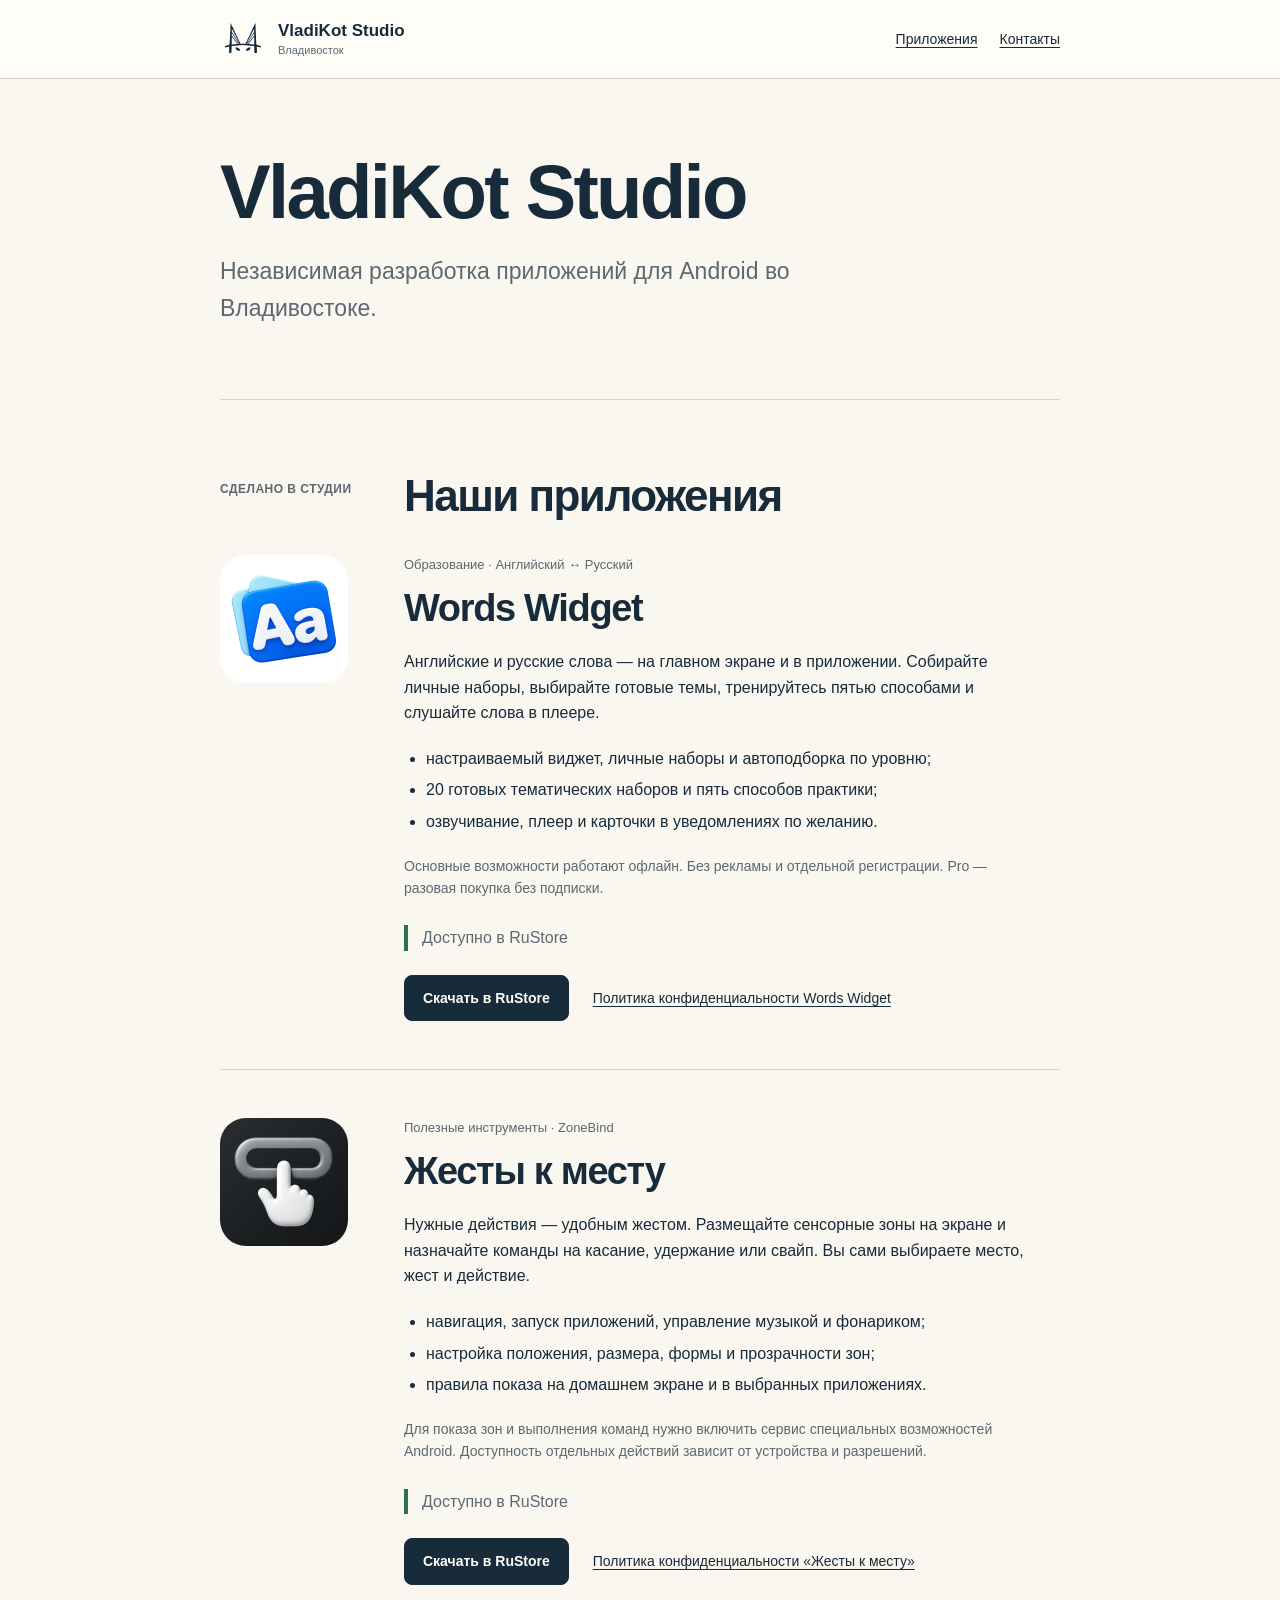
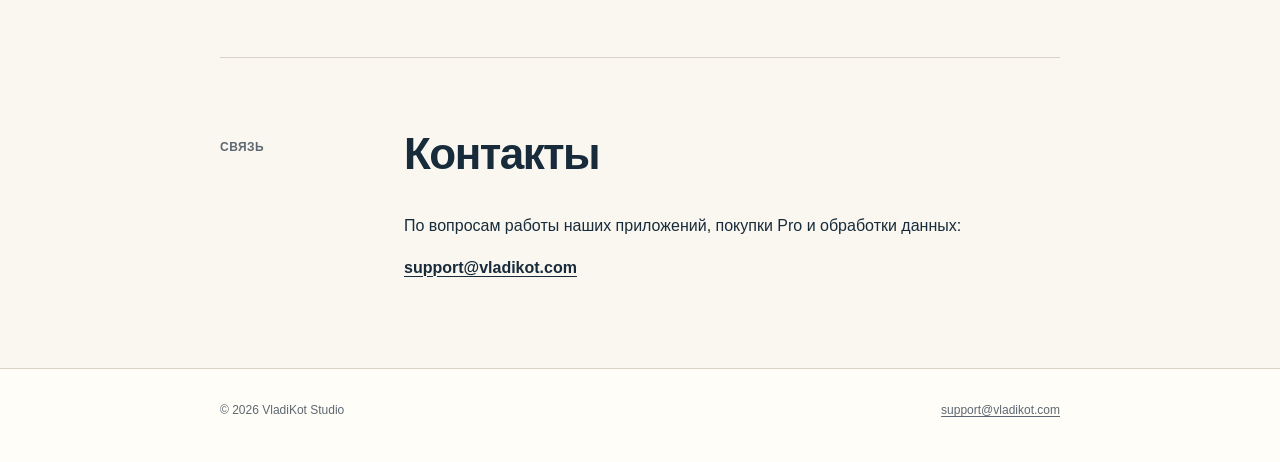
<file: index.html>
<!doctype html>
<html lang="ru">
  <head>
    <meta charset="utf-8">
    <meta name="viewport" content="width=device-width, initial-scale=1">
    <meta
      name="description"
      content="Приложения VladiKot Studio для Android: Words Widget для изучения слов и «Жесты к месту» (ZoneBind) для быстрых действий жестами."
    >
    <meta name="theme-color" content="#faf7f0">
    <meta property="og:type" content="website">
    <meta property="og:locale" content="ru_RU">
    <meta property="og:site_name" content="VladiKot Studio">
    <meta property="og:title" content="VladiKot Studio — приложения для Android">
    <meta
      property="og:description"
      content="Words Widget — слова, виджет и практика. «Жесты к месту» (ZoneBind) — удобные жесты для быстрых действий."
    >
    <meta property="og:url" content="https://vladikot.com/">
    <title>VladiKot Studio — приложения для Android</title>
    <link rel="canonical" href="https://vladikot.com/">
    <link rel="icon" href="/assets/favicon-32.png" sizes="32x32" type="image/png">
    <link rel="icon" href="/assets/favicon-48.png" sizes="48x48" type="image/png">
    <link rel="apple-touch-icon" href="/assets/apple-touch-icon.png">
    <link rel="manifest" href="/site.webmanifest">
    <link rel="stylesheet" href="/assets/styles.css?v=20261028-2">
    <link rel="stylesheet" href="/assets/navigation.css?v=20261028-1">
  </head>
  <body>
    <a class="skip-link" href="#main-content">К содержанию</a>

    <header class="site-header">
      <div class="container header-inner">
        <a class="brand" href="/" aria-label="VladiKot Studio — главная">
          <span class="brand-symbol">
            <img src="/assets/vladikot-mark-primary.png" alt="" width="46" height="46">
          </span>
          <span class="brand-copy">
            <strong>VladiKot Studio</strong>
            <small>Владивосток</small>
          </span>
        </a>
        <nav class="nav" aria-label="Основная навигация">
          <a href="#apps">Приложения</a>
          <a href="#contacts">Контакты</a>
        </nav>
      </div>
    </header>

    <main id="main-content">
      <section class="intro container">
        <h1>VladiKot Studio</h1>
        <p class="intro-text">Независимая разработка приложений для Android во Владивостоке.</p>
      </section>

      <section class="section container" id="apps" aria-labelledby="apps-title">
        <header class="section-heading">
          <p class="label">Сделано в студии</p>
          <h2 id="apps-title">Наши приложения</h2>
        </header>

        <article class="product" id="product" aria-labelledby="words-widget-title">
          <img
            class="product-icon"
            src="/assets/words-widget-icon-aa.png"
            alt="Синие карточки с белыми буквами Aa — иконка Words Widget"
            width="128"
            height="128"
          >
          <div class="product-copy">
            <p class="product-category">Образование · Английский ↔ Русский</p>
            <h3 id="words-widget-title">Words Widget</h3>
            <p>
              Английские и русские слова — на главном экране и в приложении.
              Собирайте личные наборы, выбирайте готовые темы, тренируйтесь
              пятью способами и слушайте слова в плеере.
            </p>
            <ul>
              <li>настраиваемый виджет, личные наборы и автоподборка по уровню;</li>
              <li>20 готовых тематических наборов и пять способов практики;</li>
              <li>озвучивание, плеер и карточки в уведомлениях по желанию.</li>
            </ul>
            <p class="product-note">
              Основные возможности работают офлайн. Без рекламы и отдельной
              регистрации. Pro — разовая покупка без подписки.
            </p>
            <p class="status status-available">Доступно в RuStore</p>
            <div class="product-links">
              <a class="button" href="https://www.rustore.ru/catalog/app/com.wordswidget.android">Скачать в RuStore</a>
              <a href="/apps/words-widget/en-ru/privacy/">Политика конфиденциальности Words Widget</a>
            </div>
          </div>
        </article>

        <article class="product" id="zonebind" aria-labelledby="zonebind-title">
          <img
            class="product-icon"
            src="/assets/zonebind-icon.png"
            alt="Палец касается сенсорной зоны — иконка приложения «Жесты к месту»"
            width="128"
            height="128"
            loading="lazy"
          >
          <div class="product-copy">
            <p class="product-category">Полезные инструменты · ZoneBind</p>
            <h3 id="zonebind-title">Жесты к месту</h3>
            <p>
              Нужные действия — удобным жестом. Размещайте сенсорные зоны
              на экране и назначайте команды на касание, удержание или свайп.
              Вы сами выбираете место, жест и действие.
            </p>
            <ul>
              <li>навигация, запуск приложений, управление музыкой и фонариком;</li>
              <li>настройка положения, размера, формы и прозрачности зон;</li>
              <li>правила показа на домашнем экране и в выбранных приложениях.</li>
            </ul>
            <p class="product-note">
              Для показа зон и выполнения команд нужно включить сервис
              специальных возможностей Android. Доступность отдельных действий
              зависит от устройства и разрешений.
            </p>
            <p class="status status-available">Доступно в RuStore</p>
            <div class="product-links">
              <a class="button" href="https://www.rustore.ru/catalog/app/app.zonebind.android">Скачать в RuStore</a>
              <a href="/apps/zonebind/privacy/">Политика конфиденциальности «Жесты к месту»</a>
            </div>
          </div>
        </article>
      </section>

      <section class="section container" id="contacts" aria-labelledby="contact-title">
        <header class="section-heading">
          <p class="label">Связь</p>
          <h2 id="contact-title">Контакты</h2>
        </header>
        <div class="contact">
          <p>
            По вопросам работы наших приложений, покупки Pro и обработки данных:
          </p>
          <p><a href="mailto:support@vladikot.com">support@vladikot.com</a></p>
        </div>
      </section>
    </main>

    <footer class="site-footer">
      <div class="container footer-grid">
        <p class="legal">
          © 2026 VladiKot Studio
        </p>
        <a href="mailto:support@vladikot.com">support@vladikot.com</a>
      </div>
    </footer>
  </body>
</html>
</file>
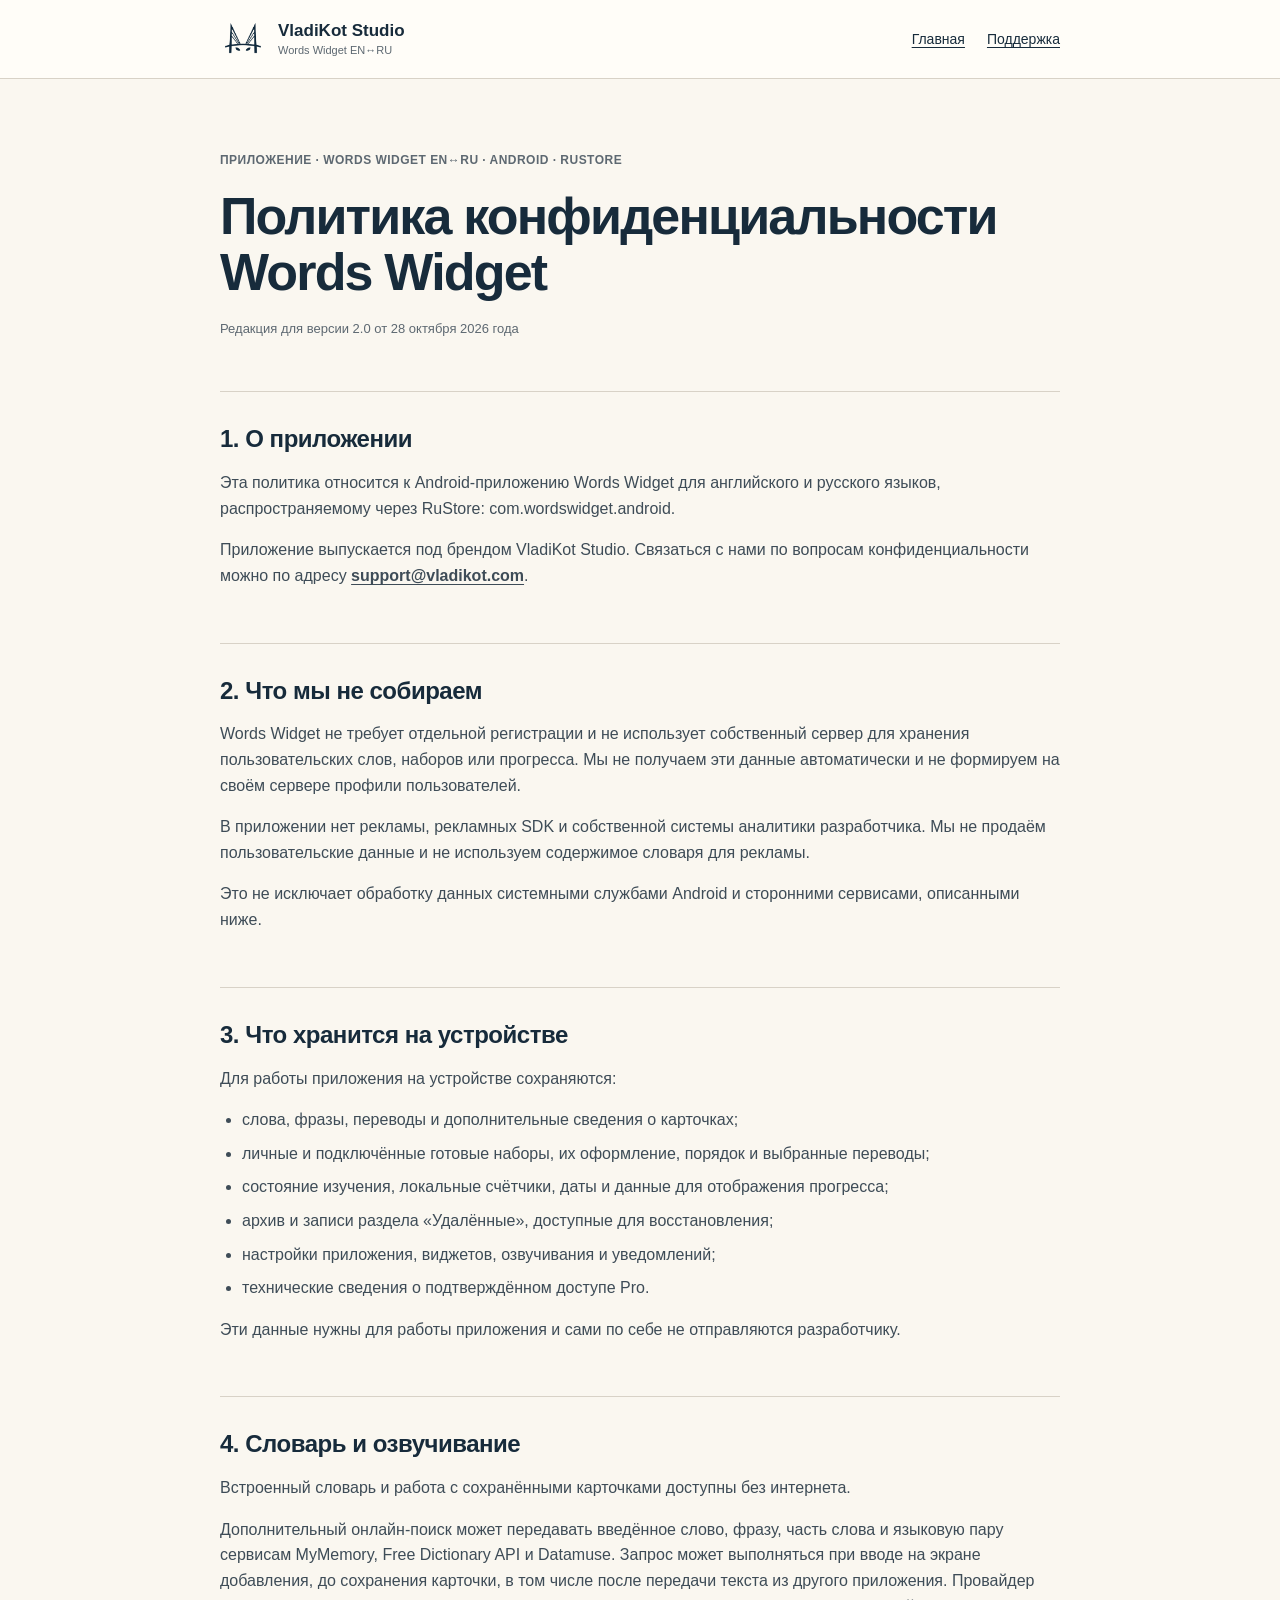
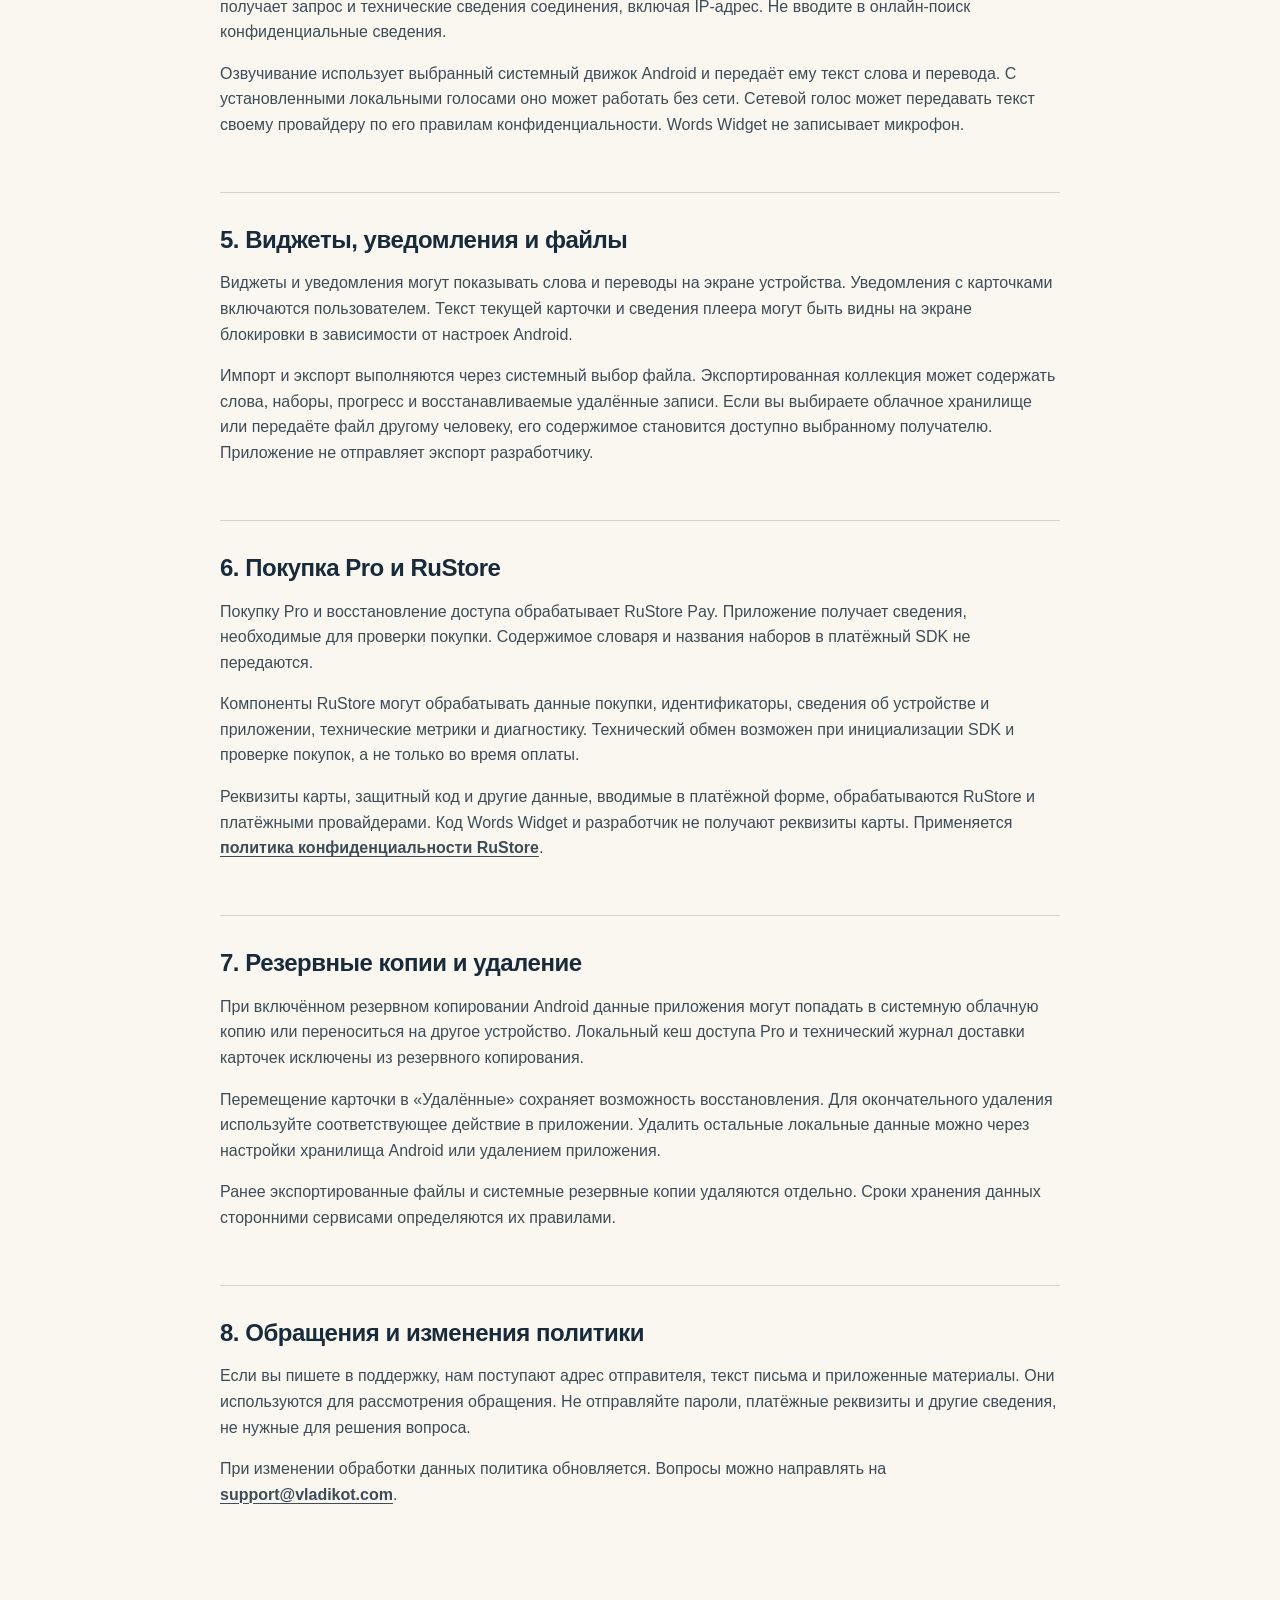
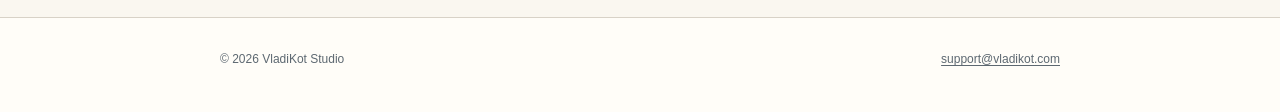
<file: privacy/index.html>
<!doctype html>
<html lang="ru">
<head>
  <meta charset="utf-8">
  <meta name="viewport" content="width=device-width, initial-scale=1">
  <meta name="description" content="Политика конфиденциальности Words Widget для Android и RuStore. Локальные данные, разрешения, сторонние сервисы и контакт поддержки.">
  <meta name="theme-color" content="#faf7f0">
  <meta property="og:type" content="article">
  <meta property="og:locale" content="ru_RU">
  <meta property="og:title" content="Политика конфиденциальности Words Widget — VladiKot Studio">
  <meta property="og:description" content="Локальные данные, сторонние сервисы и контакт поддержки. Редакция для версии 2.0 от 28 октября 2026 года.">
  <meta property="og:url" content="https://vladikot.com/apps/words-widget/en-ru/privacy/">
  <link rel="canonical" href="https://vladikot.com/apps/words-widget/en-ru/privacy/">
  <title>Политика конфиденциальности Words Widget — VladiKot Studio</title>
  <link rel="icon" href="/assets/favicon-32.png" sizes="32x32" type="image/png">
  <link rel="icon" href="/assets/favicon-48.png" sizes="48x48" type="image/png">
  <link rel="apple-touch-icon" href="/assets/apple-touch-icon.png">
  <link rel="manifest" href="/site.webmanifest">
  <link rel="stylesheet" href="/assets/styles.css?v=20261028-2">
  <link rel="stylesheet" href="/assets/navigation.css?v=20261028-1">
</head>
<body>
  <a class="skip-link" href="#main-content">К содержанию</a>
  <header class="site-header">
    <div class="container header-inner">
      <a class="brand" href="/" aria-label="VladiKot Studio — главная">
        <span class="brand-symbol"><img src="/assets/vladikot-mark-primary.png" alt="" width="46" height="46"></span>
        <span class="brand-copy"><strong>VladiKot Studio</strong><small>Words Widget EN↔RU</small></span>
      </a>
      <nav class="nav" aria-label="Основная навигация">
        <a href="/">Главная</a>
        <a href="mailto:support@vladikot.com">Поддержка</a>
      </nav>
    </div>
  </header>
  <main class="document" id="main-content">
    <header class="document-header">
      <p class="edition-mark">Приложение · Words Widget EN↔RU · Android · RuStore</p>
      <h1>Политика конфиденциальности Words Widget</h1>
      <p class="document-meta">Редакция для версии 2.0 от 28 октября 2026 года</p>
    </header>
    <section class="document-section" aria-labelledby="section-1">
      <h2 id="section-1">1. О приложении</h2>
      <p>Эта политика относится к Android-приложению Words Widget для английского и русского языков, распространяемому через RuStore: com.wordswidget.android.</p>
      <p>Приложение выпускается под брендом VladiKot Studio. Связаться с нами по вопросам конфиденциальности можно по адресу <a href="mailto:support@vladikot.com">support@vladikot.com</a>.</p>
    </section>
    <section class="document-section" aria-labelledby="section-2">
      <h2 id="section-2">2. Что мы не собираем</h2>
      <p>Words Widget не требует отдельной регистрации и не использует собственный сервер для хранения пользовательских слов, наборов или прогресса. Мы не получаем эти данные автоматически и не формируем на своём сервере профили пользователей.</p>
      <p>В приложении нет рекламы, рекламных SDK и собственной системы аналитики разработчика. Мы не продаём пользовательские данные и не используем содержимое словаря для рекламы.</p>
      <p>Это не исключает обработку данных системными службами Android и сторонними сервисами, описанными ниже.</p>
    </section>
    <section class="document-section" aria-labelledby="section-3">
      <h2 id="section-3">3. Что хранится на устройстве</h2>
      <p>Для работы приложения на устройстве сохраняются:</p>
      <ul>
        <li>слова, фразы, переводы и дополнительные сведения о карточках;</li>
        <li>личные и подключённые готовые наборы, их оформление, порядок и выбранные переводы;</li>
        <li>состояние изучения, локальные счётчики, даты и данные для отображения прогресса;</li>
        <li>архив и записи раздела «Удалённые», доступные для восстановления;</li>
        <li>настройки приложения, виджетов, озвучивания и уведомлений;</li>
        <li>технические сведения о подтверждённом доступе Pro.</li>
      </ul>
      <p>Эти данные нужны для работы приложения и сами по себе не отправляются разработчику.</p>
    </section>
    <section class="document-section" aria-labelledby="section-4">
      <h2 id="section-4">4. Словарь и озвучивание</h2>
      <p>Встроенный словарь и работа с сохранёнными карточками доступны без интернета.</p>
      <p>Дополнительный онлайн-поиск может передавать введённое слово, фразу, часть слова и языковую пару сервисам MyMemory, Free Dictionary API и Datamuse. Запрос может выполняться при вводе на экране добавления, до сохранения карточки, в том числе после передачи текста из другого приложения. Провайдер получает запрос и технические сведения соединения, включая IP-адрес. Не вводите в онлайн-поиск конфиденциальные сведения.</p>
      <p>Озвучивание использует выбранный системный движок Android и передаёт ему текст слова и перевода. С установленными локальными голосами оно может работать без сети. Сетевой голос может передавать текст своему провайдеру по его правилам конфиденциальности. Words Widget не записывает микрофон.</p>
    </section>
    <section class="document-section" aria-labelledby="section-5">
      <h2 id="section-5">5. Виджеты, уведомления и файлы</h2>
      <p>Виджеты и уведомления могут показывать слова и переводы на экране устройства. Уведомления с карточками включаются пользователем. Текст текущей карточки и сведения плеера могут быть видны на экране блокировки в зависимости от настроек Android.</p>
      <p>Импорт и экспорт выполняются через системный выбор файла. Экспортированная коллекция может содержать слова, наборы, прогресс и восстанавливаемые удалённые записи. Если вы выбираете облачное хранилище или передаёте файл другому человеку, его содержимое становится доступно выбранному получателю. Приложение не отправляет экспорт разработчику.</p>
    </section>
    <section class="document-section" aria-labelledby="section-6">
      <h2 id="section-6">6. Покупка Pro и RuStore</h2>
      <p>Покупку Pro и восстановление доступа обрабатывает RuStore Pay. Приложение получает сведения, необходимые для проверки покупки. Содержимое словаря и названия наборов в платёжный SDK не передаются.</p>
      <p>Компоненты RuStore могут обрабатывать данные покупки, идентификаторы, сведения об устройстве и приложении, технические метрики и диагностику. Технический обмен возможен при инициализации SDK и проверке покупок, а не только во время оплаты.</p>
      <p>Реквизиты карты, защитный код и другие данные, вводимые в платёжной форме, обрабатываются RuStore и платёжными провайдерами. Код Words Widget и разработчик не получают реквизиты карты. Применяется <a href="https://www.rustore.ru/help/legal/privacy-policy-users">политика конфиденциальности RuStore</a>.</p>
    </section>
    <section class="document-section" aria-labelledby="section-7">
      <h2 id="section-7">7. Резервные копии и удаление</h2>
      <p>При включённом резервном копировании Android данные приложения могут попадать в системную облачную копию или переноситься на другое устройство. Локальный кеш доступа Pro и технический журнал доставки карточек исключены из резервного копирования.</p>
      <p>Перемещение карточки в «Удалённые» сохраняет возможность восстановления. Для окончательного удаления используйте соответствующее действие в приложении. Удалить остальные локальные данные можно через настройки хранилища Android или удалением приложения.</p>
      <p>Ранее экспортированные файлы и системные резервные копии удаляются отдельно. Сроки хранения данных сторонними сервисами определяются их правилами.</p>
    </section>
    <section class="document-section" aria-labelledby="section-8">
      <h2 id="section-8">8. Обращения и изменения политики</h2>
      <p>Если вы пишете в поддержку, нам поступают адрес отправителя, текст письма и приложенные материалы. Они используются для рассмотрения обращения. Не отправляйте пароли, платёжные реквизиты и другие сведения, не нужные для решения вопроса.</p>
      <p>При изменении обработки данных политика обновляется. Вопросы можно направлять на <a href="mailto:support@vladikot.com">support@vladikot.com</a>.</p>
    </section>
  </main>
  <footer class="site-footer">
    <div class="container footer-grid">
      <p class="legal">© 2026 VladiKot Studio</p>
      <a href="mailto:support@vladikot.com">support@vladikot.com</a>
    </div>
  </footer>
</body>
</html>
</file>
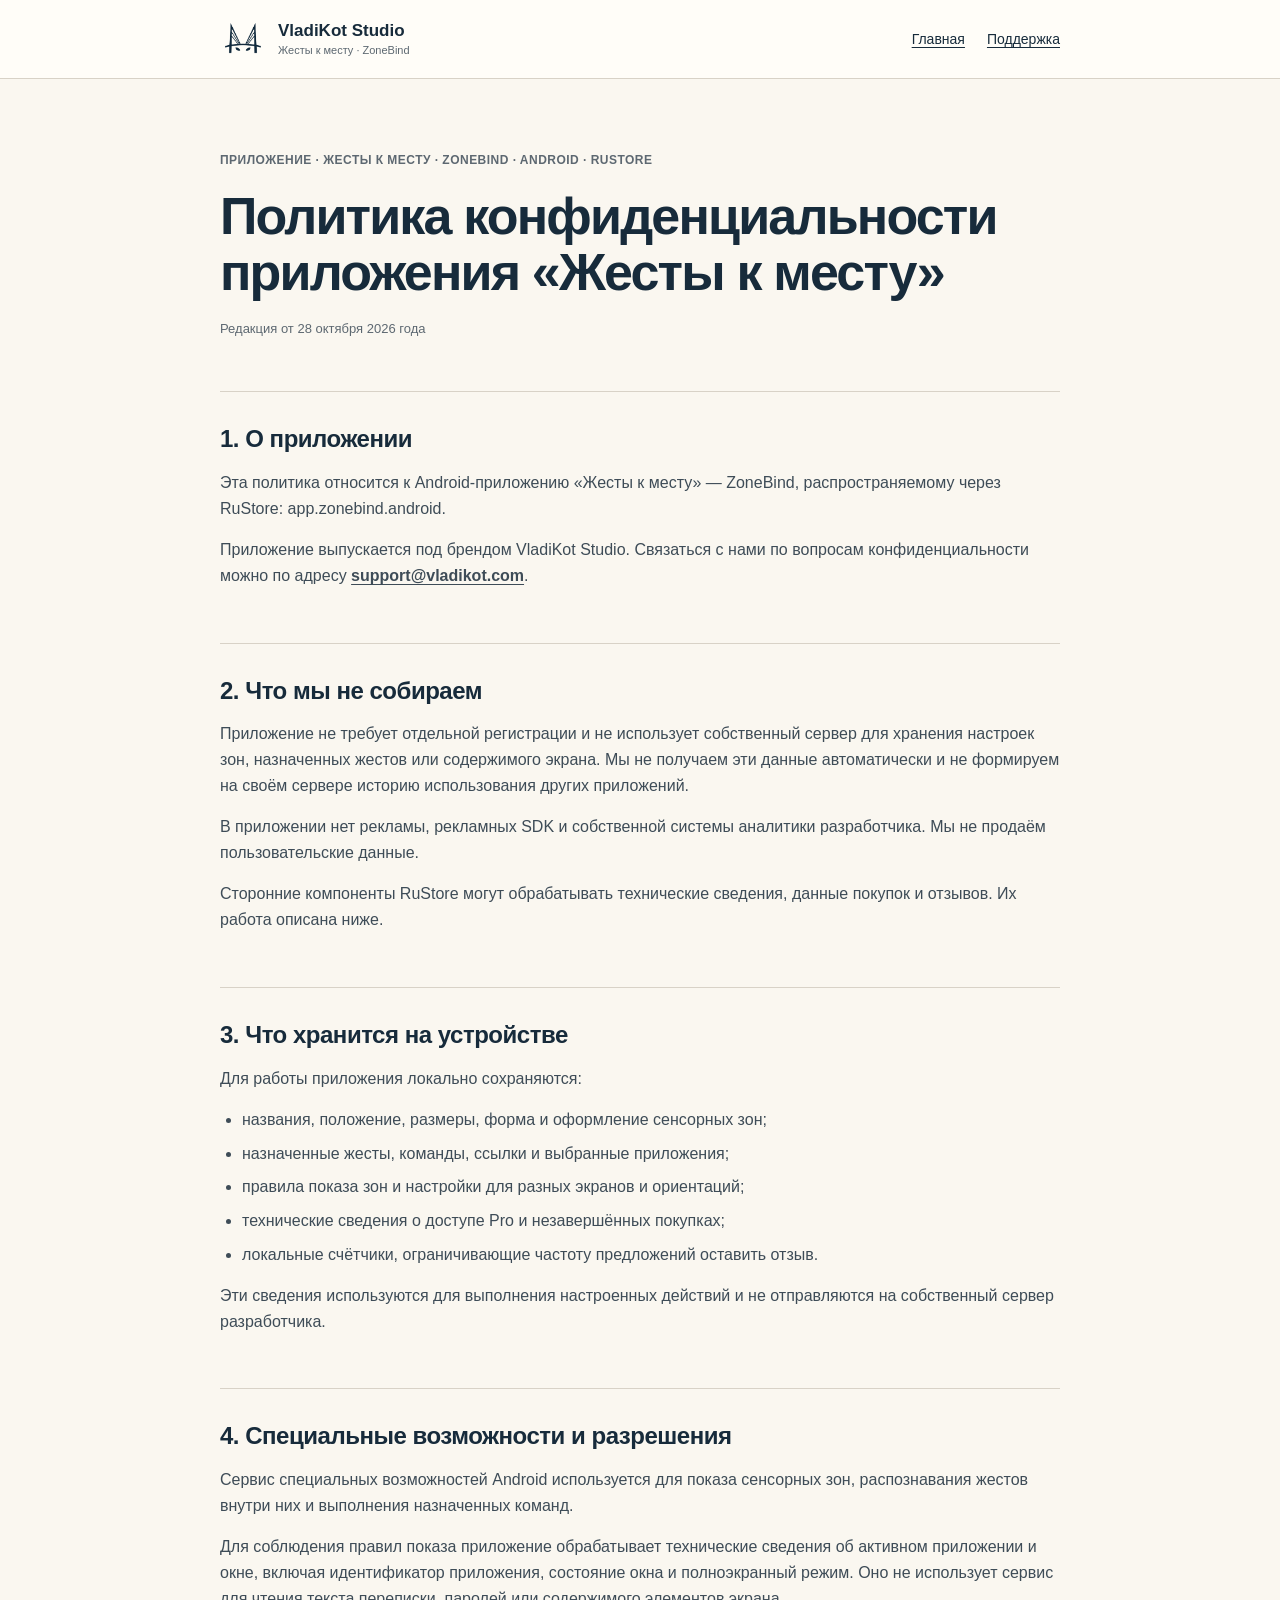
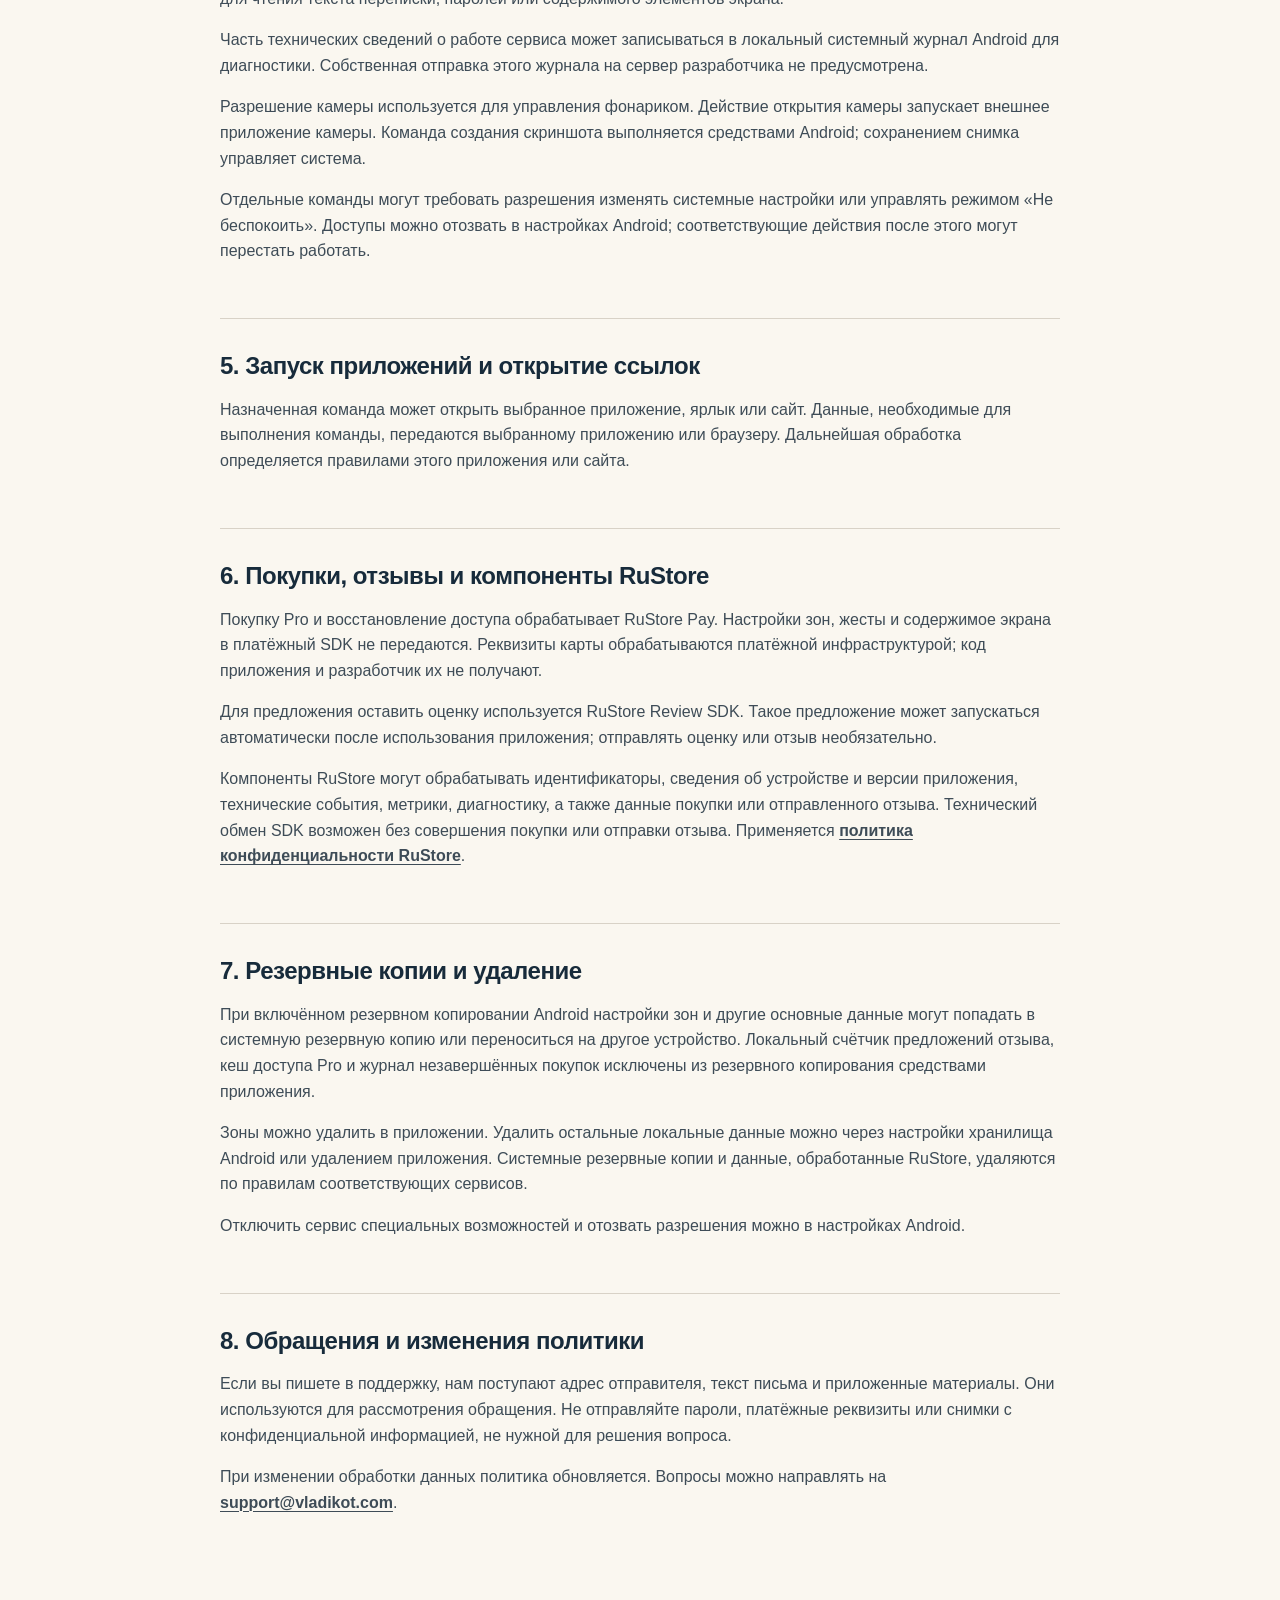
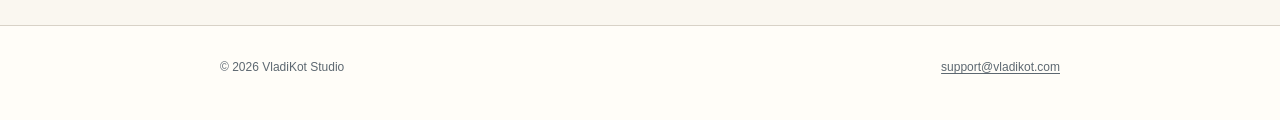
<file: apps/zonebind/privacy/index.html>
<!doctype html>
<html lang="ru">
<head>
  <meta charset="utf-8">
  <meta name="viewport" content="width=device-width, initial-scale=1">
  <meta name="description" content="Политика конфиденциальности приложения «Жесты к месту» для Android и RuStore. Локальные данные, разрешения, сторонние сервисы и контакт поддержки.">
  <meta name="theme-color" content="#faf7f0">
  <meta property="og:type" content="article">
  <meta property="og:locale" content="ru_RU">
  <meta property="og:title" content="Политика конфиденциальности приложения «Жесты к месту» — VladiKot Studio">
  <meta property="og:description" content="Локальные данные, сторонние сервисы и контакт поддержки. Редакция от 28 октября 2026 года.">
  <meta property="og:url" content="https://vladikot.com/apps/zonebind/privacy/">
  <link rel="canonical" href="https://vladikot.com/apps/zonebind/privacy/">
  <title>Политика конфиденциальности приложения «Жесты к месту» — VladiKot Studio</title>
  <link rel="icon" href="/assets/favicon-32.png" sizes="32x32" type="image/png">
  <link rel="icon" href="/assets/favicon-48.png" sizes="48x48" type="image/png">
  <link rel="apple-touch-icon" href="/assets/apple-touch-icon.png">
  <link rel="manifest" href="/site.webmanifest">
  <link rel="stylesheet" href="/assets/styles.css?v=20261028-2">
  <link rel="stylesheet" href="/assets/navigation.css?v=20261028-1">
</head>
<body>
  <a class="skip-link" href="#main-content">К содержанию</a>
  <header class="site-header">
    <div class="container header-inner">
      <a class="brand" href="/" aria-label="VladiKot Studio — главная">
        <span class="brand-symbol"><img src="/assets/vladikot-mark-primary.png" alt="" width="46" height="46"></span>
        <span class="brand-copy"><strong>VladiKot Studio</strong><small>Жесты к месту · ZoneBind</small></span>
      </a>
      <nav class="nav" aria-label="Основная навигация">
        <a href="/">Главная</a>
        <a href="mailto:support@vladikot.com">Поддержка</a>
      </nav>
    </div>
  </header>
  <main class="document" id="main-content">
    <header class="document-header">
      <p class="edition-mark">Приложение · Жесты к месту · ZoneBind · Android · RuStore</p>
      <h1>Политика конфиденциальности приложения «Жесты к месту»</h1>
      <p class="document-meta">Редакция от 28 октября 2026 года</p>
    </header>
    <section class="document-section" aria-labelledby="section-1">
      <h2 id="section-1">1. О приложении</h2>
      <p>Эта политика относится к Android-приложению «Жесты к месту» — ZoneBind, распространяемому через RuStore: app.zonebind.android.</p>
      <p>Приложение выпускается под брендом VladiKot Studio. Связаться с нами по вопросам конфиденциальности можно по адресу <a href="mailto:support@vladikot.com">support@vladikot.com</a>.</p>
    </section>
    <section class="document-section" aria-labelledby="section-2">
      <h2 id="section-2">2. Что мы не собираем</h2>
      <p>Приложение не требует отдельной регистрации и не использует собственный сервер для хранения настроек зон, назначенных жестов или содержимого экрана. Мы не получаем эти данные автоматически и не формируем на своём сервере историю использования других приложений.</p>
      <p>В приложении нет рекламы, рекламных SDK и собственной системы аналитики разработчика. Мы не продаём пользовательские данные.</p>
      <p>Сторонние компоненты RuStore могут обрабатывать технические сведения, данные покупок и отзывов. Их работа описана ниже.</p>
    </section>
    <section class="document-section" aria-labelledby="section-3">
      <h2 id="section-3">3. Что хранится на устройстве</h2>
      <p>Для работы приложения локально сохраняются:</p>
      <ul>
        <li>названия, положение, размеры, форма и оформление сенсорных зон;</li>
        <li>назначенные жесты, команды, ссылки и выбранные приложения;</li>
        <li>правила показа зон и настройки для разных экранов и ориентаций;</li>
        <li>технические сведения о доступе Pro и незавершённых покупках;</li>
        <li>локальные счётчики, ограничивающие частоту предложений оставить отзыв.</li>
      </ul>
      <p>Эти сведения используются для выполнения настроенных действий и не отправляются на собственный сервер разработчика.</p>
    </section>
    <section class="document-section" aria-labelledby="section-4">
      <h2 id="section-4">4. Специальные возможности и разрешения</h2>
      <p>Сервис специальных возможностей Android используется для показа сенсорных зон, распознавания жестов внутри них и выполнения назначенных команд.</p>
      <p>Для соблюдения правил показа приложение обрабатывает технические сведения об активном приложении и окне, включая идентификатор приложения, состояние окна и полноэкранный режим. Оно не использует сервис для чтения текста переписки, паролей или содержимого элементов экрана.</p>
      <p>Часть технических сведений о работе сервиса может записываться в локальный системный журнал Android для диагностики. Собственная отправка этого журнала на сервер разработчика не предусмотрена.</p>
      <p>Разрешение камеры используется для управления фонариком. Действие открытия камеры запускает внешнее приложение камеры. Команда создания скриншота выполняется средствами Android; сохранением снимка управляет система.</p>
      <p>Отдельные команды могут требовать разрешения изменять системные настройки или управлять режимом «Не беспокоить». Доступы можно отозвать в настройках Android; соответствующие действия после этого могут перестать работать.</p>
    </section>
    <section class="document-section" aria-labelledby="section-5">
      <h2 id="section-5">5. Запуск приложений и открытие ссылок</h2>
      <p>Назначенная команда может открыть выбранное приложение, ярлык или сайт. Данные, необходимые для выполнения команды, передаются выбранному приложению или браузеру. Дальнейшая обработка определяется правилами этого приложения или сайта.</p>
    </section>
    <section class="document-section" aria-labelledby="section-6">
      <h2 id="section-6">6. Покупки, отзывы и компоненты RuStore</h2>
      <p>Покупку Pro и восстановление доступа обрабатывает RuStore Pay. Настройки зон, жесты и содержимое экрана в платёжный SDK не передаются. Реквизиты карты обрабатываются платёжной инфраструктурой; код приложения и разработчик их не получают.</p>
      <p>Для предложения оставить оценку используется RuStore Review SDK. Такое предложение может запускаться автоматически после использования приложения; отправлять оценку или отзыв необязательно.</p>
      <p>Компоненты RuStore могут обрабатывать идентификаторы, сведения об устройстве и версии приложения, технические события, метрики, диагностику, а также данные покупки или отправленного отзыва. Технический обмен SDK возможен без совершения покупки или отправки отзыва. Применяется <a href="https://www.rustore.ru/help/legal/privacy-policy-users">политика конфиденциальности RuStore</a>.</p>
    </section>
    <section class="document-section" aria-labelledby="section-7">
      <h2 id="section-7">7. Резервные копии и удаление</h2>
      <p>При включённом резервном копировании Android настройки зон и другие основные данные могут попадать в системную резервную копию или переноситься на другое устройство. Локальный счётчик предложений отзыва, кеш доступа Pro и журнал незавершённых покупок исключены из резервного копирования средствами приложения.</p>
      <p>Зоны можно удалить в приложении. Удалить остальные локальные данные можно через настройки хранилища Android или удалением приложения. Системные резервные копии и данные, обработанные RuStore, удаляются по правилам соответствующих сервисов.</p>
      <p>Отключить сервис специальных возможностей и отозвать разрешения можно в настройках Android.</p>
    </section>
    <section class="document-section" aria-labelledby="section-8">
      <h2 id="section-8">8. Обращения и изменения политики</h2>
      <p>Если вы пишете в поддержку, нам поступают адрес отправителя, текст письма и приложенные материалы. Они используются для рассмотрения обращения. Не отправляйте пароли, платёжные реквизиты или снимки с конфиденциальной информацией, не нужной для решения вопроса.</p>
      <p>При изменении обработки данных политика обновляется. Вопросы можно направлять на <a href="mailto:support@vladikot.com">support@vladikot.com</a>.</p>
    </section>
  </main>
  <footer class="site-footer">
    <div class="container footer-grid">
      <p class="legal">© 2026 VladiKot Studio</p>
      <a href="mailto:support@vladikot.com">support@vladikot.com</a>
    </div>
  </footer>
</body>
</html>
</file>
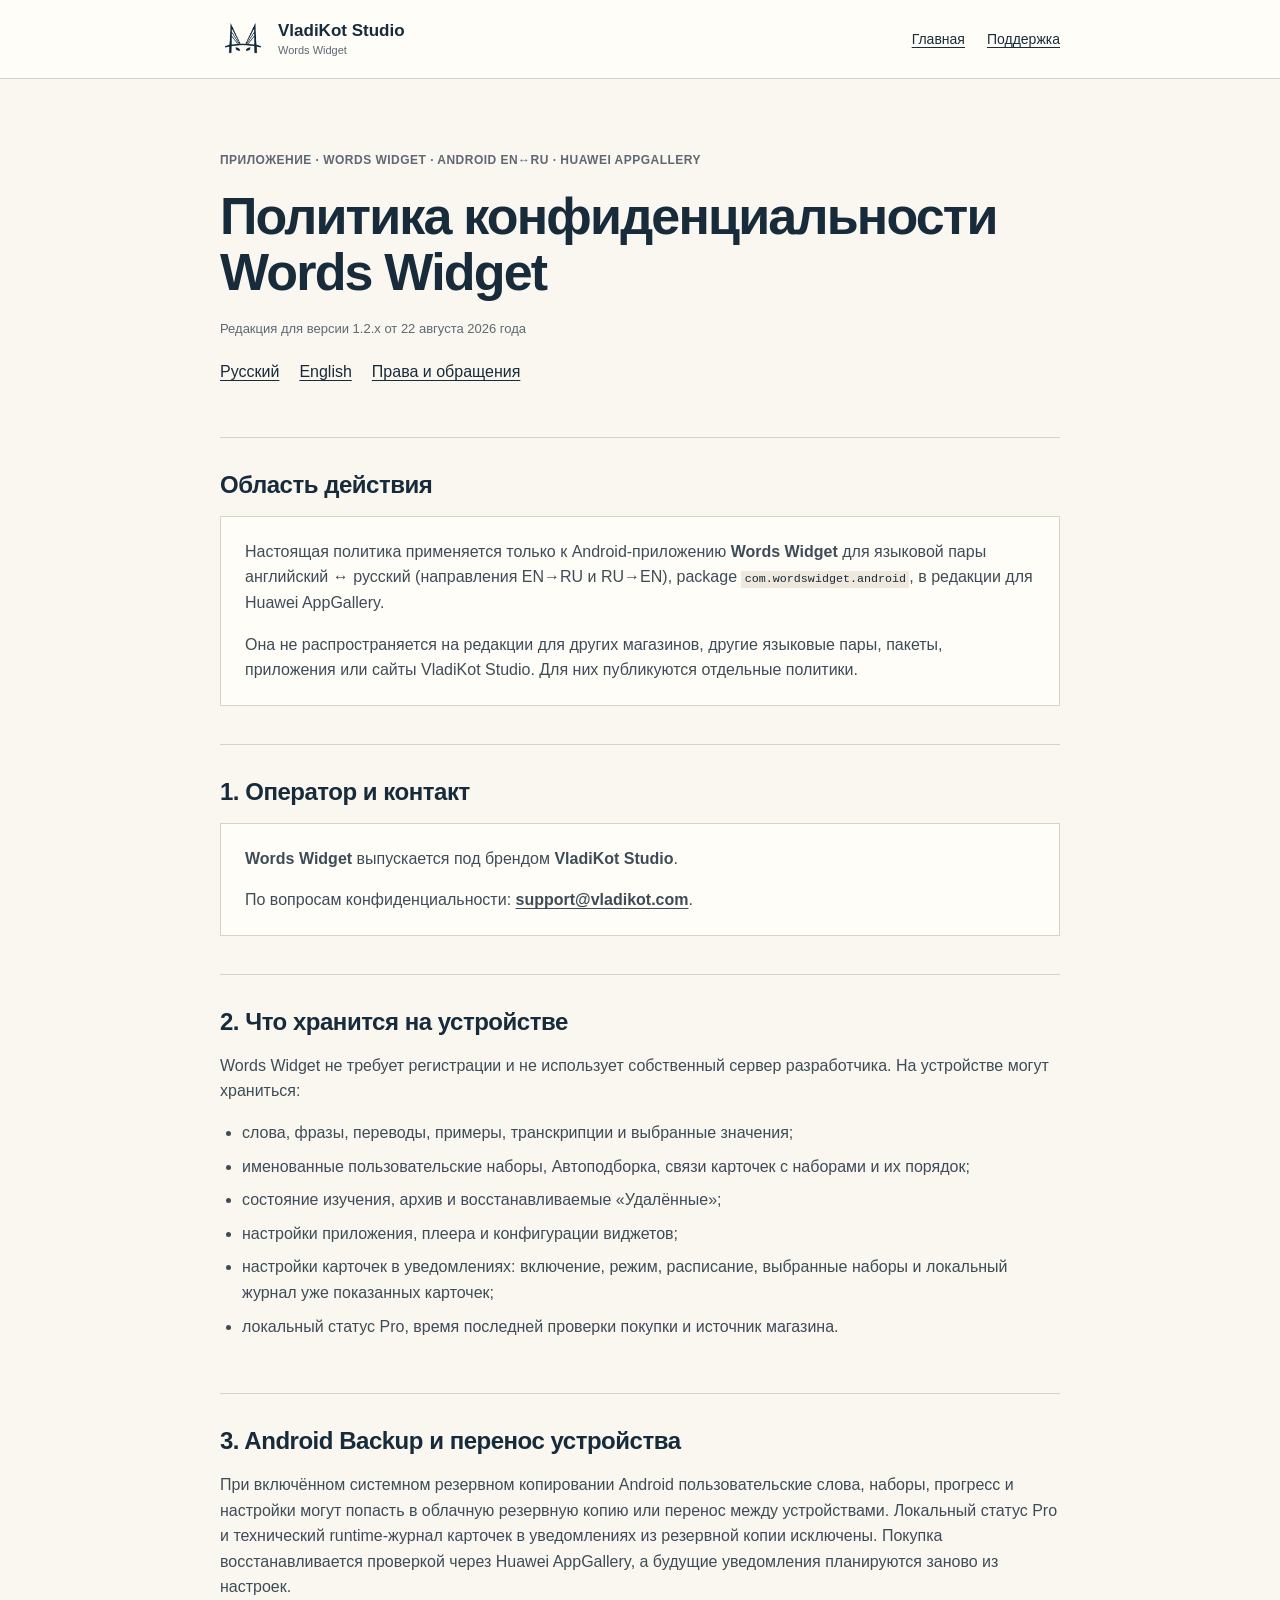
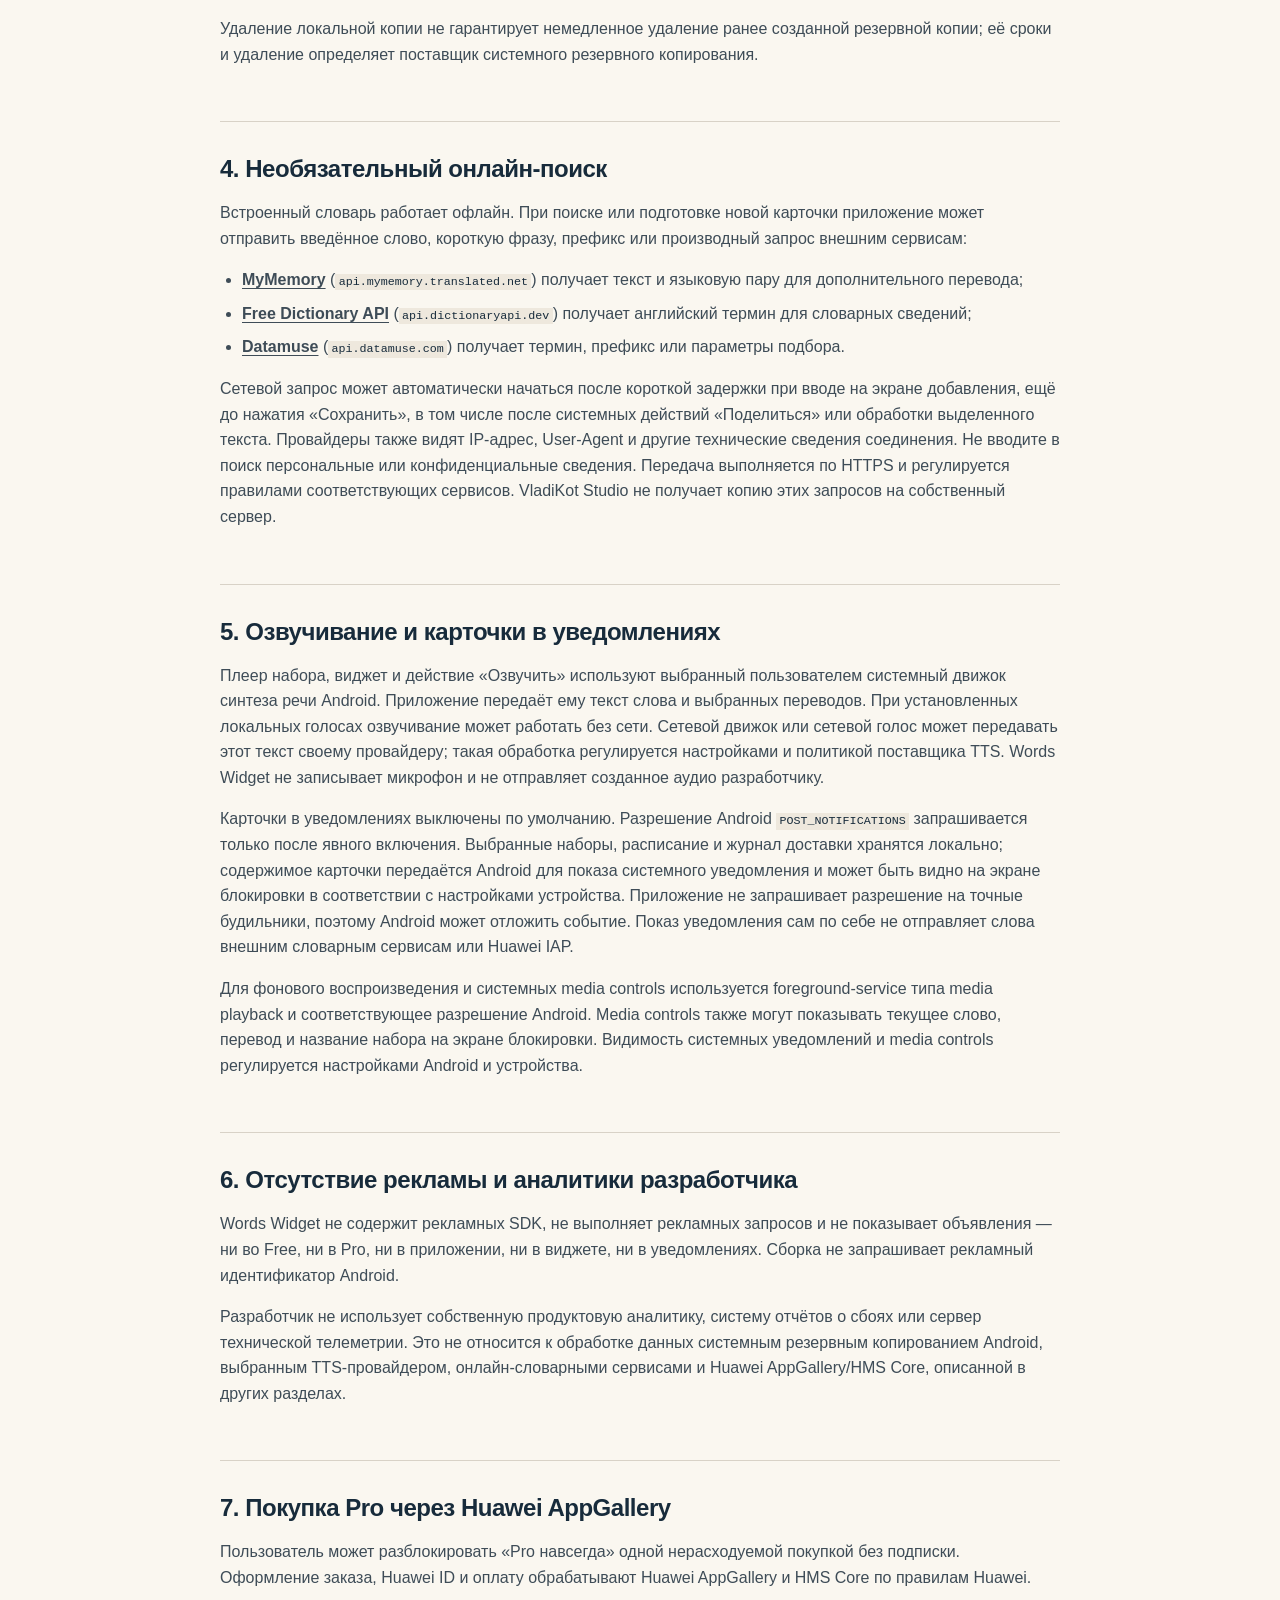
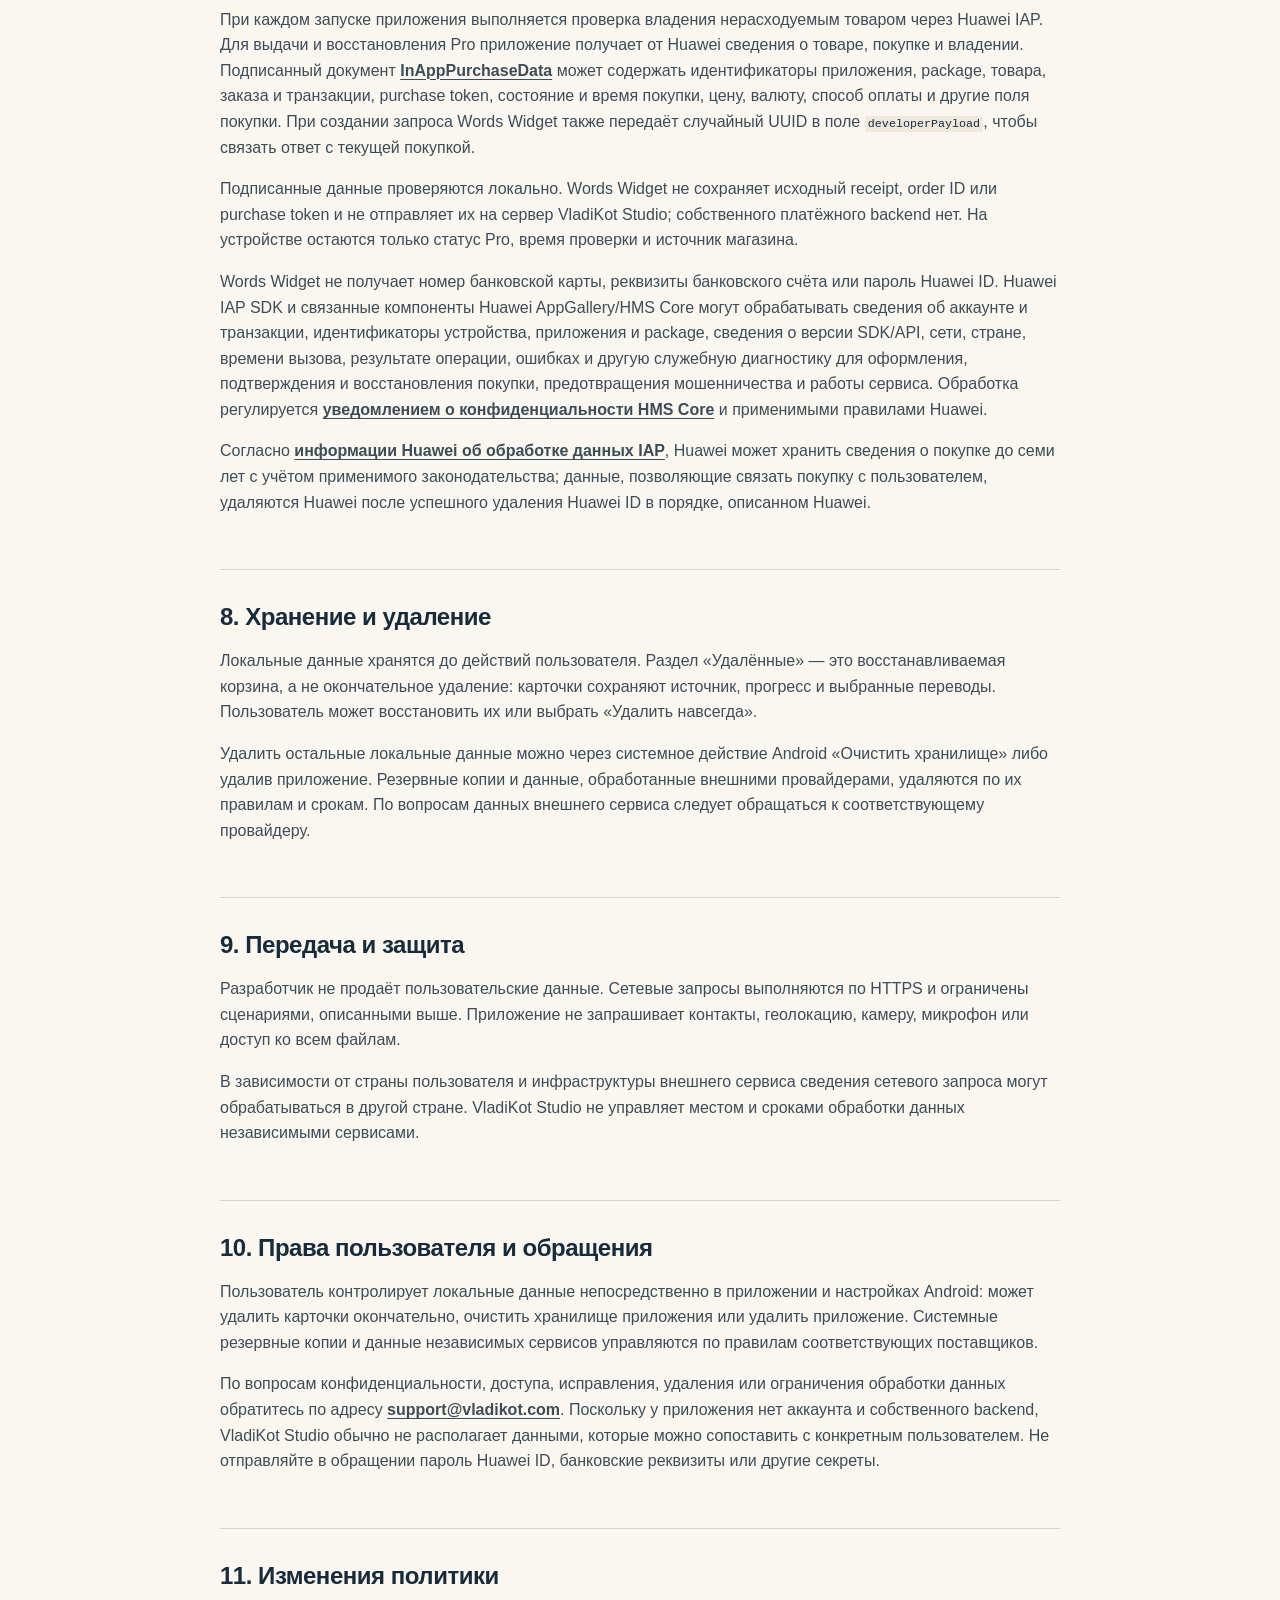
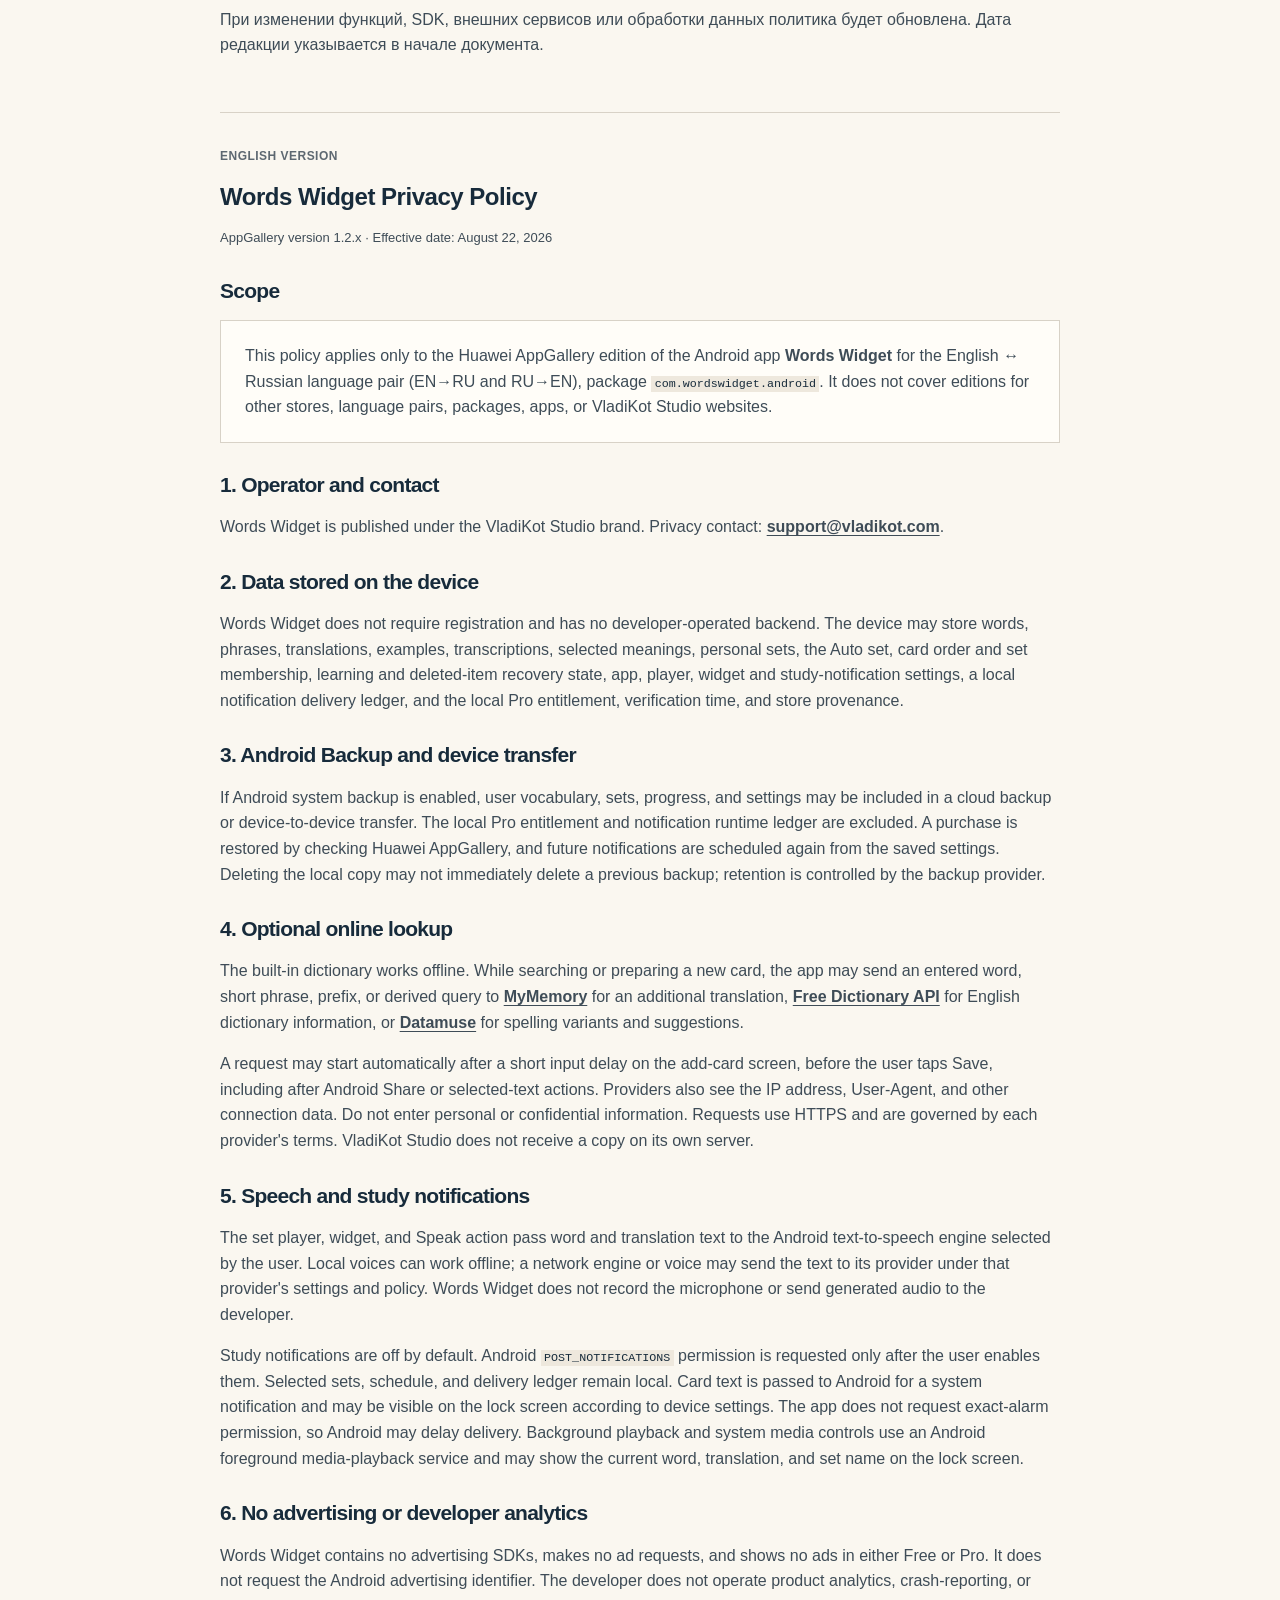
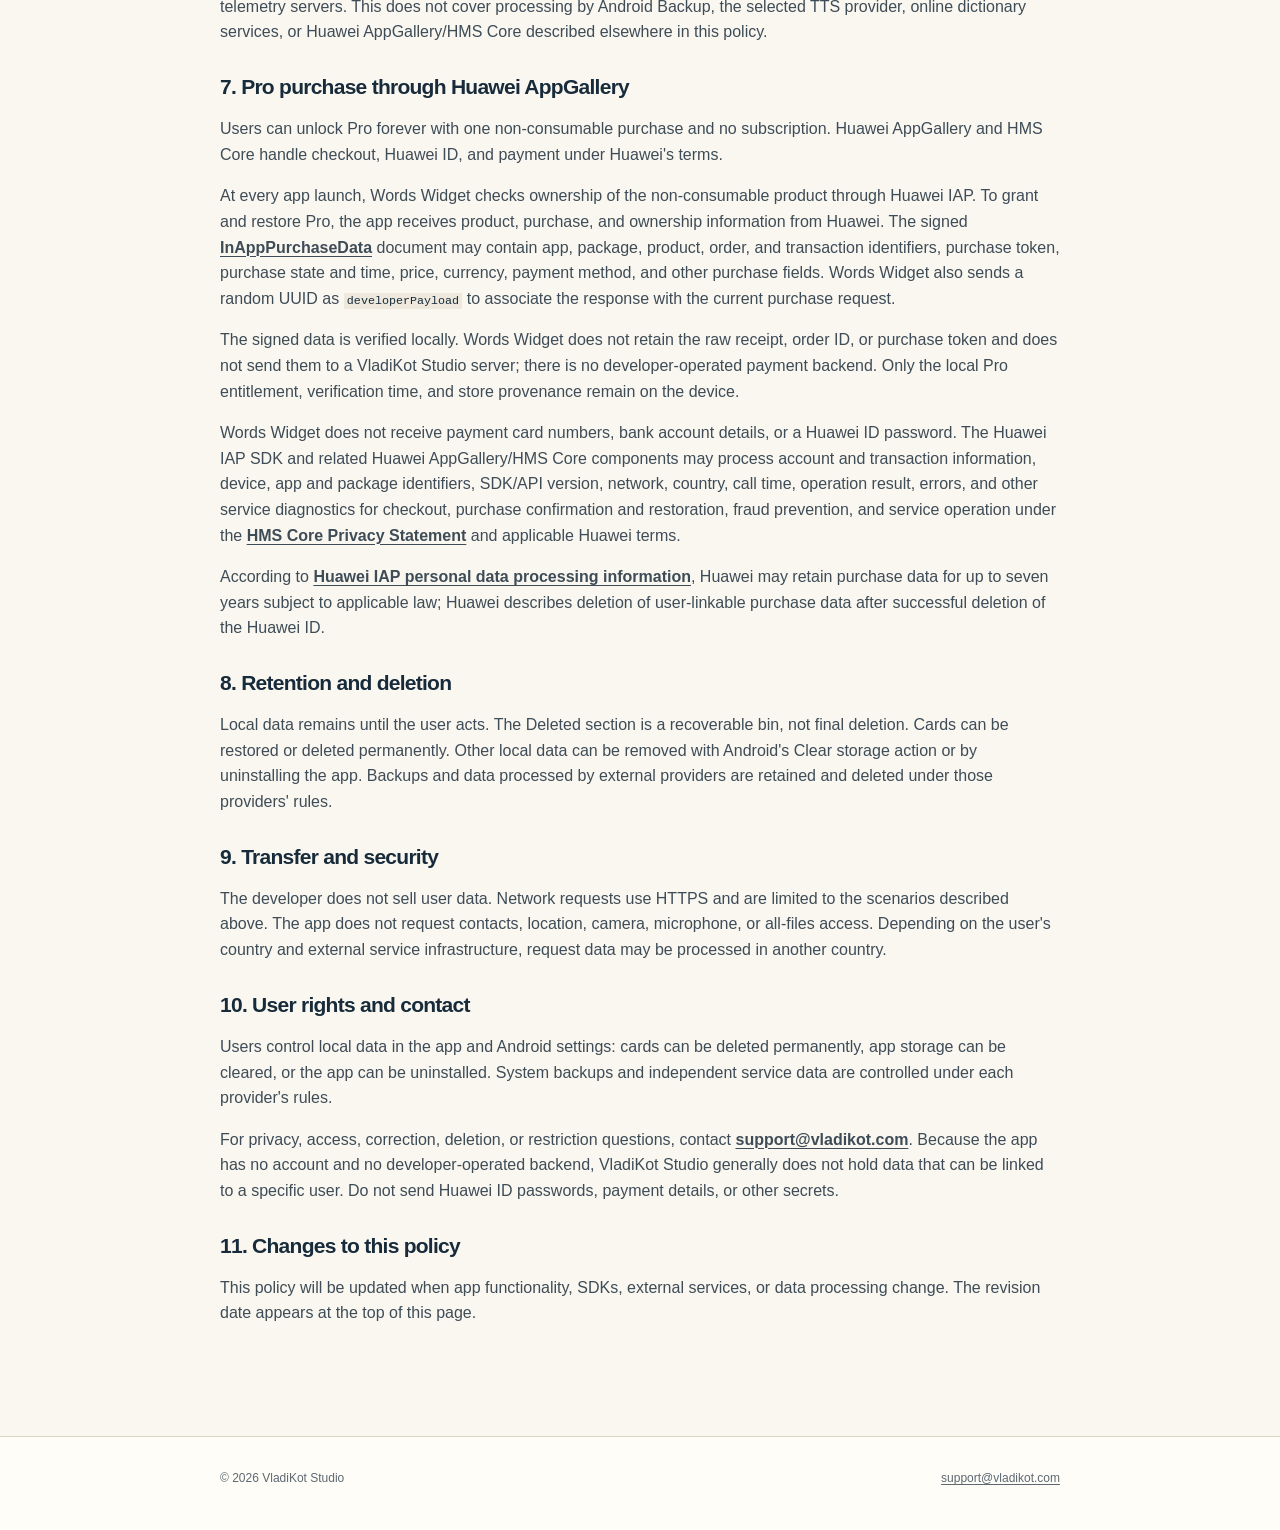
<file: apps/words-widget/en-ru/appgallery/privacy/index.html>
<!doctype html>
<html lang="ru">
<head>
  <meta charset="utf-8">
  <meta name="viewport" content="width=device-width, initial-scale=1">
  <meta name="description" content="Политика конфиденциальности Android-приложения Words Widget EN↔RU для Huawei AppGallery.">
  <meta name="theme-color" content="#faf7f0">
  <meta property="og:type" content="article">
  <meta property="og:locale" content="ru_RU">
  <meta property="og:title" content="Политика конфиденциальности Words Widget EN↔RU для AppGallery — VladiKot Studio">
  <meta property="og:description" content="Локальные данные, Android Backup, системное озвучивание, уведомления, словарные сервисы и Huawei IAP.">
  <meta property="og:url" content="https://vladikot.com/apps/words-widget/en-ru/appgallery/privacy/">
  <link rel="canonical" href="https://vladikot.com/apps/words-widget/en-ru/appgallery/privacy/">
  <title>Политика конфиденциальности Words Widget EN↔RU для AppGallery — VladiKot Studio</title>
  <link rel="icon" href="/assets/favicon-32.png" sizes="32x32" type="image/png">
  <link rel="icon" href="/assets/favicon-48.png" sizes="48x48" type="image/png">
  <link rel="apple-touch-icon" href="/assets/apple-touch-icon.png">
  <link rel="manifest" href="/site.webmanifest">
  <link rel="stylesheet" href="/assets/styles.css?v=20261028-2">
  <link rel="stylesheet" href="/assets/navigation.css?v=20261028-1">
</head>
<body>
  <a class="skip-link" href="#main-content">К содержанию</a>
  <header class="site-header">
    <div class="container header-inner">
      <a class="brand" href="/" aria-label="VladiKot Studio — главная">
        <span class="brand-symbol"><img src="/assets/vladikot-mark-primary.png" alt="" width="46" height="46"></span>
        <span class="brand-copy"><strong>VladiKot Studio</strong><small>Words Widget</small></span>
      </a>
      <nav class="nav" aria-label="Основная навигация">
        <a href="/">Главная</a>
        <a href="mailto:support@vladikot.com">Поддержка</a>
      </nav>
    </div>
  </header>

  <main class="document" id="main-content">
    <header class="document-header">
      <p class="edition-mark">Приложение · Words Widget · Android EN↔RU · Huawei AppGallery</p>
      <h1>Политика конфиденциальности Words Widget</h1>
      <p class="document-meta">Редакция для версии 1.2.x от 22 августа 2026 года</p>
      <div class="language-links" aria-label="Языки документа">
        <a href="#russian">Русский</a>
        <a href="#english" lang="en">English</a>
        <a href="#rights">Права и обращения</a>
      </div>
    </header>

    <section class="document-section" id="russian">
      <h2>Область действия</h2>
      <div class="notice">
        <p>Настоящая политика применяется только к Android-приложению <strong>Words Widget</strong> для языковой пары английский ↔ русский (направления EN→RU и RU→EN), package <code>com.wordswidget.android</code>, в редакции для Huawei AppGallery.</p>
        <p>Она не распространяется на редакции для других магазинов, другие языковые пары, пакеты, приложения или сайты VladiKot Studio. Для них публикуются отдельные политики.</p>
      </div>
    </section>

    <section class="document-section">
      <h2>1. Оператор и контакт</h2>
      <div class="notice">
        <p><strong>Words Widget</strong> выпускается под брендом <strong>VladiKot Studio</strong>.</p>
        <p>По вопросам конфиденциальности: <a href="mailto:support@vladikot.com">support@vladikot.com</a>.</p>
      </div>
    </section>

    <section class="document-section">
      <h2>2. Что хранится на устройстве</h2>
      <p>Words Widget не требует регистрации и не использует собственный сервер разработчика. На устройстве могут храниться:</p>
      <ul>
        <li>слова, фразы, переводы, примеры, транскрипции и выбранные значения;</li>
        <li>именованные пользовательские наборы, Автоподборка, связи карточек с наборами и их порядок;</li>
        <li>состояние изучения, архив и восстанавливаемые «Удалённые»;</li>
        <li>настройки приложения, плеера и конфигурации виджетов;</li>
        <li>настройки карточек в уведомлениях: включение, режим, расписание, выбранные наборы и локальный журнал уже показанных карточек;</li>
        <li>локальный статус Pro, время последней проверки покупки и источник магазина.</li>
      </ul>
    </section>

    <section class="document-section">
      <h2>3. Android Backup и перенос устройства</h2>
      <p>При включённом системном резервном копировании Android пользовательские слова, наборы, прогресс и настройки могут попасть в облачную резервную копию или перенос между устройствами. Локальный статус Pro и технический runtime-журнал карточек в уведомлениях из резервной копии исключены. Покупка восстанавливается проверкой через Huawei AppGallery, а будущие уведомления планируются заново из настроек.</p>
      <p>Удаление локальной копии не гарантирует немедленное удаление ранее созданной резервной копии; её сроки и удаление определяет поставщик системного резервного копирования.</p>
    </section>

    <section class="document-section">
      <h2>4. Необязательный онлайн-поиск</h2>
      <p>Встроенный словарь работает офлайн. При поиске или подготовке новой карточки приложение может отправить введённое слово, короткую фразу, префикс или производный запрос внешним сервисам:</p>
      <ul>
        <li><a href="https://mymemory.translated.net/doc/spec.php">MyMemory</a> (<code>api.mymemory.translated.net</code>) получает текст и языковую пару для дополнительного перевода;</li>
        <li><a href="https://dictionaryapi.dev/">Free Dictionary API</a> (<code>api.dictionaryapi.dev</code>) получает английский термин для словарных сведений;</li>
        <li><a href="https://www.datamuse.com/api/">Datamuse</a> (<code>api.datamuse.com</code>) получает термин, префикс или параметры подбора.</li>
      </ul>
      <p>Сетевой запрос может автоматически начаться после короткой задержки при вводе на экране добавления, ещё до нажатия «Сохранить», в том числе после системных действий «Поделиться» или обработки выделенного текста. Провайдеры также видят IP-адрес, User-Agent и другие технические сведения соединения. Не вводите в поиск персональные или конфиденциальные сведения. Передача выполняется по HTTPS и регулируется правилами соответствующих сервисов. VladiKot Studio не получает копию этих запросов на собственный сервер.</p>
    </section>

    <section class="document-section">
      <h2>5. Озвучивание и карточки в уведомлениях</h2>
      <p>Плеер набора, виджет и действие «Озвучить» используют выбранный пользователем системный движок синтеза речи Android. Приложение передаёт ему текст слова и выбранных переводов. При установленных локальных голосах озвучивание может работать без сети. Сетевой движок или сетевой голос может передавать этот текст своему провайдеру; такая обработка регулируется настройками и политикой поставщика TTS. Words Widget не записывает микрофон и не отправляет созданное аудио разработчику.</p>
      <p>Карточки в уведомлениях выключены по умолчанию. Разрешение Android <code>POST_NOTIFICATIONS</code> запрашивается только после явного включения. Выбранные наборы, расписание и журнал доставки хранятся локально; содержимое карточки передаётся Android для показа системного уведомления и может быть видно на экране блокировки в соответствии с настройками устройства. Приложение не запрашивает разрешение на точные будильники, поэтому Android может отложить событие. Показ уведомления сам по себе не отправляет слова внешним словарным сервисам или Huawei IAP.</p>
      <p>Для фонового воспроизведения и системных media controls используется foreground-service типа media playback и соответствующее разрешение Android. Media controls также могут показывать текущее слово, перевод и название набора на экране блокировки. Видимость системных уведомлений и media controls регулируется настройками Android и устройства.</p>
    </section>

    <section class="document-section">
      <h2>6. Отсутствие рекламы и аналитики разработчика</h2>
      <p>Words Widget не содержит рекламных SDK, не выполняет рекламных запросов и не показывает объявления — ни во Free, ни в Pro, ни в приложении, ни в виджете, ни в уведомлениях. Сборка не запрашивает рекламный идентификатор Android.</p>
      <p>Разработчик не использует собственную продуктовую аналитику, систему отчётов о сбоях или сервер технической телеметрии. Это не относится к обработке данных системным резервным копированием Android, выбранным TTS-провайдером, онлайн-словарными сервисами и Huawei AppGallery/HMS Core, описанной в других разделах.</p>
    </section>

    <section class="document-section">
      <h2>7. Покупка Pro через Huawei AppGallery</h2>
      <p>Пользователь может разблокировать «Pro навсегда» одной нерасходуемой покупкой без подписки. Оформление заказа, Huawei ID и оплату обрабатывают Huawei AppGallery и HMS Core по правилам Huawei.</p>
      <p>При каждом запуске приложения выполняется проверка владения нерасходуемым товаром через Huawei IAP. Для выдачи и восстановления Pro приложение получает от Huawei сведения о товаре, покупке и владении. Подписанный документ <a href="https://developer.huawei.com/consumer/en/doc/HMSCore-References/inapppurchasedata-0000001050137635">InAppPurchaseData</a> может содержать идентификаторы приложения, package, товара, заказа и транзакции, purchase token, состояние и время покупки, цену, валюту, способ оплаты и другие поля покупки. При создании запроса Words Widget также передаёт случайный UUID в поле <code>developerPayload</code>, чтобы связать ответ с текущей покупкой.</p>
      <p>Подписанные данные проверяются локально. Words Widget не сохраняет исходный receipt, order ID или purchase token и не отправляет их на сервер VladiKot Studio; собственного платёжного backend нет. На устройстве остаются только статус Pro, время проверки и источник магазина.</p>
      <p>Words Widget не получает номер банковской карты, реквизиты банковского счёта или пароль Huawei ID. Huawei IAP SDK и связанные компоненты Huawei AppGallery/HMS Core могут обрабатывать сведения об аккаунте и транзакции, идентификаторы устройства, приложения и package, сведения о версии SDK/API, сети, стране, времени вызова, результате операции, ошибках и другую служебную диагностику для оформления, подтверждения и восстановления покупки, предотвращения мошенничества и работы сервиса. Обработка регулируется <a href="https://developer.huawei.com/consumer/en/doc/hmscore-common-Guides/privacy-0000001261262707">уведомлением о конфиденциальности HMS Core</a> и применимыми правилами Huawei.</p>
      <p>Согласно <a href="https://developer.huawei.com/consumer/pt/doc/HMS-Guides/iap-personal-data-process-v4">информации Huawei об обработке данных IAP</a>, Huawei может хранить сведения о покупке до семи лет с учётом применимого законодательства; данные, позволяющие связать покупку с пользователем, удаляются Huawei после успешного удаления Huawei ID в порядке, описанном Huawei.</p>
    </section>

    <section class="document-section">
      <h2>8. Хранение и удаление</h2>
      <p>Локальные данные хранятся до действий пользователя. Раздел «Удалённые» — это восстанавливаемая корзина, а не окончательное удаление: карточки сохраняют источник, прогресс и выбранные переводы. Пользователь может восстановить их или выбрать «Удалить навсегда».</p>
      <p>Удалить остальные локальные данные можно через системное действие Android «Очистить хранилище» либо удалив приложение. Резервные копии и данные, обработанные внешними провайдерами, удаляются по их правилам и срокам. По вопросам данных внешнего сервиса следует обращаться к соответствующему провайдеру.</p>
    </section>

    <section class="document-section">
      <h2>9. Передача и защита</h2>
      <p>Разработчик не продаёт пользовательские данные. Сетевые запросы выполняются по HTTPS и ограничены сценариями, описанными выше. Приложение не запрашивает контакты, геолокацию, камеру, микрофон или доступ ко всем файлам.</p>
      <p>В зависимости от страны пользователя и инфраструктуры внешнего сервиса сведения сетевого запроса могут обрабатываться в другой стране. VladiKot Studio не управляет местом и сроками обработки данных независимыми сервисами.</p>
    </section>

    <section class="document-section" id="rights">
      <h2>10. Права пользователя и обращения</h2>
      <p>Пользователь контролирует локальные данные непосредственно в приложении и настройках Android: может удалить карточки окончательно, очистить хранилище приложения или удалить приложение. Системные резервные копии и данные независимых сервисов управляются по правилам соответствующих поставщиков.</p>
      <p>По вопросам конфиденциальности, доступа, исправления, удаления или ограничения обработки данных обратитесь по адресу <a href="mailto:support@vladikot.com">support@vladikot.com</a>. Поскольку у приложения нет аккаунта и собственного backend, VladiKot Studio обычно не располагает данными, которые можно сопоставить с конкретным пользователем. Не отправляйте в обращении пароль Huawei ID, банковские реквизиты или другие секреты.</p>
    </section>

    <section class="document-section">
      <h2>11. Изменения политики</h2>
      <p>При изменении функций, SDK, внешних сервисов или обработки данных политика будет обновлена. Дата редакции указывается в начале документа.</p>
    </section>

    <section class="document-section" id="english" lang="en">
      <p class="edition-mark">English version</p>
      <h2>Words Widget Privacy Policy</h2>
      <p class="document-meta">AppGallery version 1.2.x · Effective date: August 22, 2026</p>

      <h3>Scope</h3>
      <div class="notice">
        <p>This policy applies only to the Huawei AppGallery edition of the Android app <strong>Words Widget</strong> for the English ↔ Russian language pair (EN→RU and RU→EN), package <code>com.wordswidget.android</code>. It does not cover editions for other stores, language pairs, packages, apps, or VladiKot Studio websites.</p>
      </div>

      <h3>1. Operator and contact</h3>
      <p>Words Widget is published under the VladiKot Studio brand. Privacy contact: <a href="mailto:support@vladikot.com">support@vladikot.com</a>.</p>

      <h3>2. Data stored on the device</h3>
      <p>Words Widget does not require registration and has no developer-operated backend. The device may store words, phrases, translations, examples, transcriptions, selected meanings, personal sets, the Auto set, card order and set membership, learning and deleted-item recovery state, app, player, widget and study-notification settings, a local notification delivery ledger, and the local Pro entitlement, verification time, and store provenance.</p>

      <h3>3. Android Backup and device transfer</h3>
      <p>If Android system backup is enabled, user vocabulary, sets, progress, and settings may be included in a cloud backup or device-to-device transfer. The local Pro entitlement and notification runtime ledger are excluded. A purchase is restored by checking Huawei AppGallery, and future notifications are scheduled again from the saved settings. Deleting the local copy may not immediately delete a previous backup; retention is controlled by the backup provider.</p>

      <h3>4. Optional online lookup</h3>
      <p>The built-in dictionary works offline. While searching or preparing a new card, the app may send an entered word, short phrase, prefix, or derived query to <a href="https://mymemory.translated.net/doc/spec.php">MyMemory</a> for an additional translation, <a href="https://dictionaryapi.dev/">Free Dictionary API</a> for English dictionary information, or <a href="https://www.datamuse.com/api/">Datamuse</a> for spelling variants and suggestions.</p>
      <p>A request may start automatically after a short input delay on the add-card screen, before the user taps Save, including after Android Share or selected-text actions. Providers also see the IP address, User-Agent, and other connection data. Do not enter personal or confidential information. Requests use HTTPS and are governed by each provider's terms. VladiKot Studio does not receive a copy on its own server.</p>

      <h3>5. Speech and study notifications</h3>
      <p>The set player, widget, and Speak action pass word and translation text to the Android text-to-speech engine selected by the user. Local voices can work offline; a network engine or voice may send the text to its provider under that provider's settings and policy. Words Widget does not record the microphone or send generated audio to the developer.</p>
      <p>Study notifications are off by default. Android <code>POST_NOTIFICATIONS</code> permission is requested only after the user enables them. Selected sets, schedule, and delivery ledger remain local. Card text is passed to Android for a system notification and may be visible on the lock screen according to device settings. The app does not request exact-alarm permission, so Android may delay delivery. Background playback and system media controls use an Android foreground media-playback service and may show the current word, translation, and set name on the lock screen.</p>

      <h3>6. No advertising or developer analytics</h3>
      <p>Words Widget contains no advertising SDKs, makes no ad requests, and shows no ads in either Free or Pro. It does not request the Android advertising identifier. The developer does not operate product analytics, crash-reporting, or telemetry servers. This does not cover processing by Android Backup, the selected TTS provider, online dictionary services, or Huawei AppGallery/HMS Core described elsewhere in this policy.</p>

      <h3>7. Pro purchase through Huawei AppGallery</h3>
      <p>Users can unlock Pro forever with one non-consumable purchase and no subscription. Huawei AppGallery and HMS Core handle checkout, Huawei ID, and payment under Huawei's terms.</p>
      <p>At every app launch, Words Widget checks ownership of the non-consumable product through Huawei IAP. To grant and restore Pro, the app receives product, purchase, and ownership information from Huawei. The signed <a href="https://developer.huawei.com/consumer/en/doc/HMSCore-References/inapppurchasedata-0000001050137635">InAppPurchaseData</a> document may contain app, package, product, order, and transaction identifiers, purchase token, purchase state and time, price, currency, payment method, and other purchase fields. Words Widget also sends a random UUID as <code>developerPayload</code> to associate the response with the current purchase request.</p>
      <p>The signed data is verified locally. Words Widget does not retain the raw receipt, order ID, or purchase token and does not send them to a VladiKot Studio server; there is no developer-operated payment backend. Only the local Pro entitlement, verification time, and store provenance remain on the device.</p>
      <p>Words Widget does not receive payment card numbers, bank account details, or a Huawei ID password. The Huawei IAP SDK and related Huawei AppGallery/HMS Core components may process account and transaction information, device, app and package identifiers, SDK/API version, network, country, call time, operation result, errors, and other service diagnostics for checkout, purchase confirmation and restoration, fraud prevention, and service operation under the <a href="https://developer.huawei.com/consumer/en/doc/hmscore-common-Guides/privacy-0000001261262707">HMS Core Privacy Statement</a> and applicable Huawei terms.</p>
      <p>According to <a href="https://developer.huawei.com/consumer/pt/doc/HMS-Guides/iap-personal-data-process-v4">Huawei IAP personal data processing information</a>, Huawei may retain purchase data for up to seven years subject to applicable law; Huawei describes deletion of user-linkable purchase data after successful deletion of the Huawei ID.</p>

      <h3>8. Retention and deletion</h3>
      <p>Local data remains until the user acts. The Deleted section is a recoverable bin, not final deletion. Cards can be restored or deleted permanently. Other local data can be removed with Android's Clear storage action or by uninstalling the app. Backups and data processed by external providers are retained and deleted under those providers' rules.</p>

      <h3>9. Transfer and security</h3>
      <p>The developer does not sell user data. Network requests use HTTPS and are limited to the scenarios described above. The app does not request contacts, location, camera, microphone, or all-files access. Depending on the user's country and external service infrastructure, request data may be processed in another country.</p>

      <h3>10. User rights and contact</h3>
      <p>Users control local data in the app and Android settings: cards can be deleted permanently, app storage can be cleared, or the app can be uninstalled. System backups and independent service data are controlled under each provider's rules.</p>
      <p>For privacy, access, correction, deletion, or restriction questions, contact <a href="mailto:support@vladikot.com">support@vladikot.com</a>. Because the app has no account and no developer-operated backend, VladiKot Studio generally does not hold data that can be linked to a specific user. Do not send Huawei ID passwords, payment details, or other secrets.</p>

      <h3>11. Changes to this policy</h3>
      <p>This policy will be updated when app functionality, SDKs, external services, or data processing change. The revision date appears at the top of this page.</p>
    </section>
  </main>

  <footer class="site-footer">
    <div class="container footer-grid">
      <p class="legal">© 2026 VladiKot Studio</p>
      <a href="mailto:support@vladikot.com">support@vladikot.com</a>
    </div>
  </footer>
</body>
</html>
</file>
<file: assets/styles.css>
:root {
  color-scheme: light;
  --background: #faf7f0;
  --surface: #fffdf8;
  --text: #172b3b;
  --muted: #5d6871;
  --line: #d8d2c7;
  --accent: #e9ae32;
  --content: 840px;
  --gutter: clamp(18px, 4vw, 32px);
}

* {
  box-sizing: border-box;
}

html {
  overflow-x: hidden;
  scroll-behavior: smooth;
}

body {
  overflow-x: hidden;
  margin: 0;
  background: var(--background);
  color: var(--text);
  font-family: -apple-system, BlinkMacSystemFont, "Segoe UI", Helvetica, Arial,
    sans-serif;
  line-height: 1.6;
  -webkit-font-smoothing: antialiased;
}

img {
  display: block;
  max-width: 100%;
}

a {
  color: inherit;
  text-underline-offset: 0.2em;
  text-decoration-thickness: 1px;
}

a:hover {
  text-decoration-thickness: 2px;
}

:focus-visible {
  outline: 3px solid #9b6810;
  outline-offset: 3px;
}

.skip-link {
  position: fixed;
  z-index: 10;
  top: 8px;
  left: 8px;
  padding: 9px 12px;
  transform: translateY(-150%);
  background: var(--text);
  color: var(--surface);
}

.skip-link:focus {
  transform: translateY(0);
}

.container,
.shell {
  width: min(calc(100% - (var(--gutter) * 2)), var(--content));
  margin-inline: auto;
}

.site-header {
  border-bottom: 1px solid var(--line);
  background: var(--surface);
}

.header-inner {
  min-height: 78px;
  display: flex;
  align-items: center;
  justify-content: space-between;
  gap: 24px;
}

.brand {
  display: inline-flex;
  align-items: center;
  gap: 12px;
  text-decoration: none;
}

.brand-symbol {
  display: grid;
  width: 46px;
  height: 46px;
  flex: 0 0 auto;
  place-items: center;
  background: transparent;
}

.brand-symbol img {
  width: 46px;
  height: 46px;
  object-fit: contain;
}

.brand-copy {
  display: grid;
  line-height: 1.15;
}

.brand-copy strong {
  font-size: 17px;
  font-weight: 700;
}

.brand-copy small {
  margin-top: 4px;
  color: var(--muted);
  font-size: 11px;
}

.nav {
  display: flex;
  align-items: center;
  gap: 22px;
  font-size: 14px;
}

.intro {
  padding-top: clamp(48px, 8vw, 72px);
  padding-bottom: clamp(48px, 8vw, 72px);
}

.label {
  margin: 0 0 18px;
  color: var(--muted);
  font-size: 12px;
  font-weight: 700;
  letter-spacing: 0.04em;
  text-transform: uppercase;
}

h1,
h2,
h3 {
  margin-top: 0;
  letter-spacing: -0.035em;
  line-height: 1.08;
}

h1 {
  margin-bottom: 20px;
  font-size: clamp(44px, 9vw, 76px);
}

.intro-text {
  max-width: 620px;
  margin: 0;
  color: var(--muted);
  font-size: clamp(19px, 3vw, 23px);
}

.section {
  padding-top: clamp(52px, 8vw, 72px);
  padding-bottom: clamp(52px, 8vw, 72px);
  border-top: 1px solid var(--line);
}

.section-heading {
  display: grid;
  grid-template-columns: 160px 1fr;
  gap: 24px;
  margin-bottom: 36px;
}

.section-heading .label {
  margin: 8px 0 0;
}

.section-heading h2 {
  margin-bottom: 0;
  font-size: clamp(32px, 5vw, 44px);
}

.product {
  display: grid;
  grid-template-columns: 160px 1fr;
  gap: 24px;
  scroll-margin-top: 24px;
}

.product + .product {
  margin-top: 48px;
  padding-top: 48px;
  border-top: 1px solid var(--line);
}

.product-icon {
  width: 128px;
  height: 128px;
  object-fit: contain;
  border-radius: 26px;
}

.product-copy {
  max-width: 620px;
}

.product-copy h3 {
  margin-bottom: 20px;
  font-size: clamp(30px, 5vw, 38px);
}

.product-category {
  margin-bottom: 12px;
  color: var(--muted);
  font-size: 13px;
}

.product-note {
  color: var(--muted);
  font-size: 14px;
}

.product-links {
  display: flex;
  flex-wrap: wrap;
  align-items: center;
  gap: 16px 24px;
  margin-top: 24px;
  font-size: 14px;
}

.button {
  display: inline-block;
  padding: 11px 18px;
  border: 1px solid var(--text);
  border-radius: 8px;
  background: var(--text);
  color: var(--surface);
  font-weight: 650;
  text-decoration: none;
}

.button:hover {
  background: #29465c;
}

.product-copy > :first-child,
.contact > :first-child {
  margin-top: 0;
}

.product-copy ul {
  margin: 20px 0;
  padding-left: 22px;
}

.product-copy li + li {
  margin-top: 6px;
}

.status {
  margin: 26px 0 0;
  padding-left: 14px;
  border-left: 4px solid var(--accent);
  color: var(--muted);
}

.status-available {
  border-color: #28724e;
}

.contact {
  max-width: 620px;
  margin-left: 184px;
}

.contact a {
  font-weight: 650;
}

.site-footer {
  padding: 32px 0 42px;
  border-top: 1px solid var(--line);
  background: var(--surface);
  color: var(--muted);
  font-size: 12px;
}

.footer-grid {
  display: flex;
  align-items: flex-start;
  justify-content: space-between;
  gap: 24px;
}

.legal {
  margin: 0;
}

.footer-links {
  display: flex;
  flex-wrap: wrap;
  gap: 10px 20px;
}

/* Privacy document */

.document {
  width: min(calc(100% - (var(--gutter) * 2)), var(--content));
  margin: 0 auto;
  padding-top: clamp(48px, 8vw, 72px);
  padding-bottom: 56px;
}

.document-header {
  margin-bottom: 52px;
}

.document-header .label,
.document .edition-mark {
  margin: 0 0 18px;
  color: var(--muted);
  font-size: 12px;
  font-weight: 700;
  letter-spacing: 0.04em;
  text-transform: uppercase;
}

.document h1 {
  margin-bottom: 18px;
  font-size: clamp(36px, 7vw, 52px);
  hyphens: auto;
  overflow-wrap: break-word;
}

.document-meta {
  margin: 0;
  color: var(--muted);
  font-size: 13px;
}

.document-section {
  padding: 34px 0 38px;
  border-top: 1px solid var(--line);
}

.document-section h2 {
  margin-bottom: 18px;
  font-size: 24px;
  letter-spacing: -0.02em;
}

.document-section h3 {
  margin: 28px 0 16px;
  font-size: 21px;
  line-height: 1.3;
}

.language-links {
  display: flex;
  flex-wrap: wrap;
  gap: 12px 20px;
  margin-top: 20px;
}

.document-section p,
.document-section li {
  color: #3e4c57;
}

.document-section p {
  margin-top: 0;
}

.document-section ul {
  margin-top: 0;
  padding-left: 22px;
}

.document-section li + li {
  margin-top: 8px;
}

.document-section a {
  font-weight: 650;
  overflow-wrap: anywhere;
}

.notice {
  padding: 22px 24px;
  border: 1px solid var(--line);
  background: var(--surface);
}

.notice p:last-child {
  margin-bottom: 0;
}

code {
  padding: 0.1em 0.28em;
  background: #eee8dd;
  color: var(--text);
  font-size: 0.9em;
}

@media (max-width: 640px) {
  .header-inner {
    min-height: 0;
    flex-wrap: wrap;
    padding-top: 14px;
    padding-bottom: 14px;
  }

  .nav {
    width: 100%;
    gap: 18px;
    padding-top: 12px;
    border-top: 1px solid var(--line);
  }

  .section-heading,
  .product {
    grid-template-columns: 1fr;
  }

  .section-heading {
    gap: 4px;
  }

  .section-heading .label {
    margin-top: 0;
  }

  .product {
    gap: 24px;
  }

  .contact {
    margin-left: 0;
  }

  .footer-grid {
    flex-direction: column;
  }

  .document h1 {
    font-size: clamp(26px, 7vw, 32px);
  }
}

@media (prefers-reduced-motion: reduce) {
  html {
    scroll-behavior: auto;
  }
}
</file>
<file: assets/navigation.css>
/* Shared header typography for the homepage and all privacy policies. */
.site-header nav {
  font: 500 14px/1.5 -apple-system, BlinkMacSystemFont, "Segoe UI", Helvetica,
    Arial, sans-serif;
}

.site-header nav a {
  font: inherit;
  letter-spacing: normal;
}
</file>
